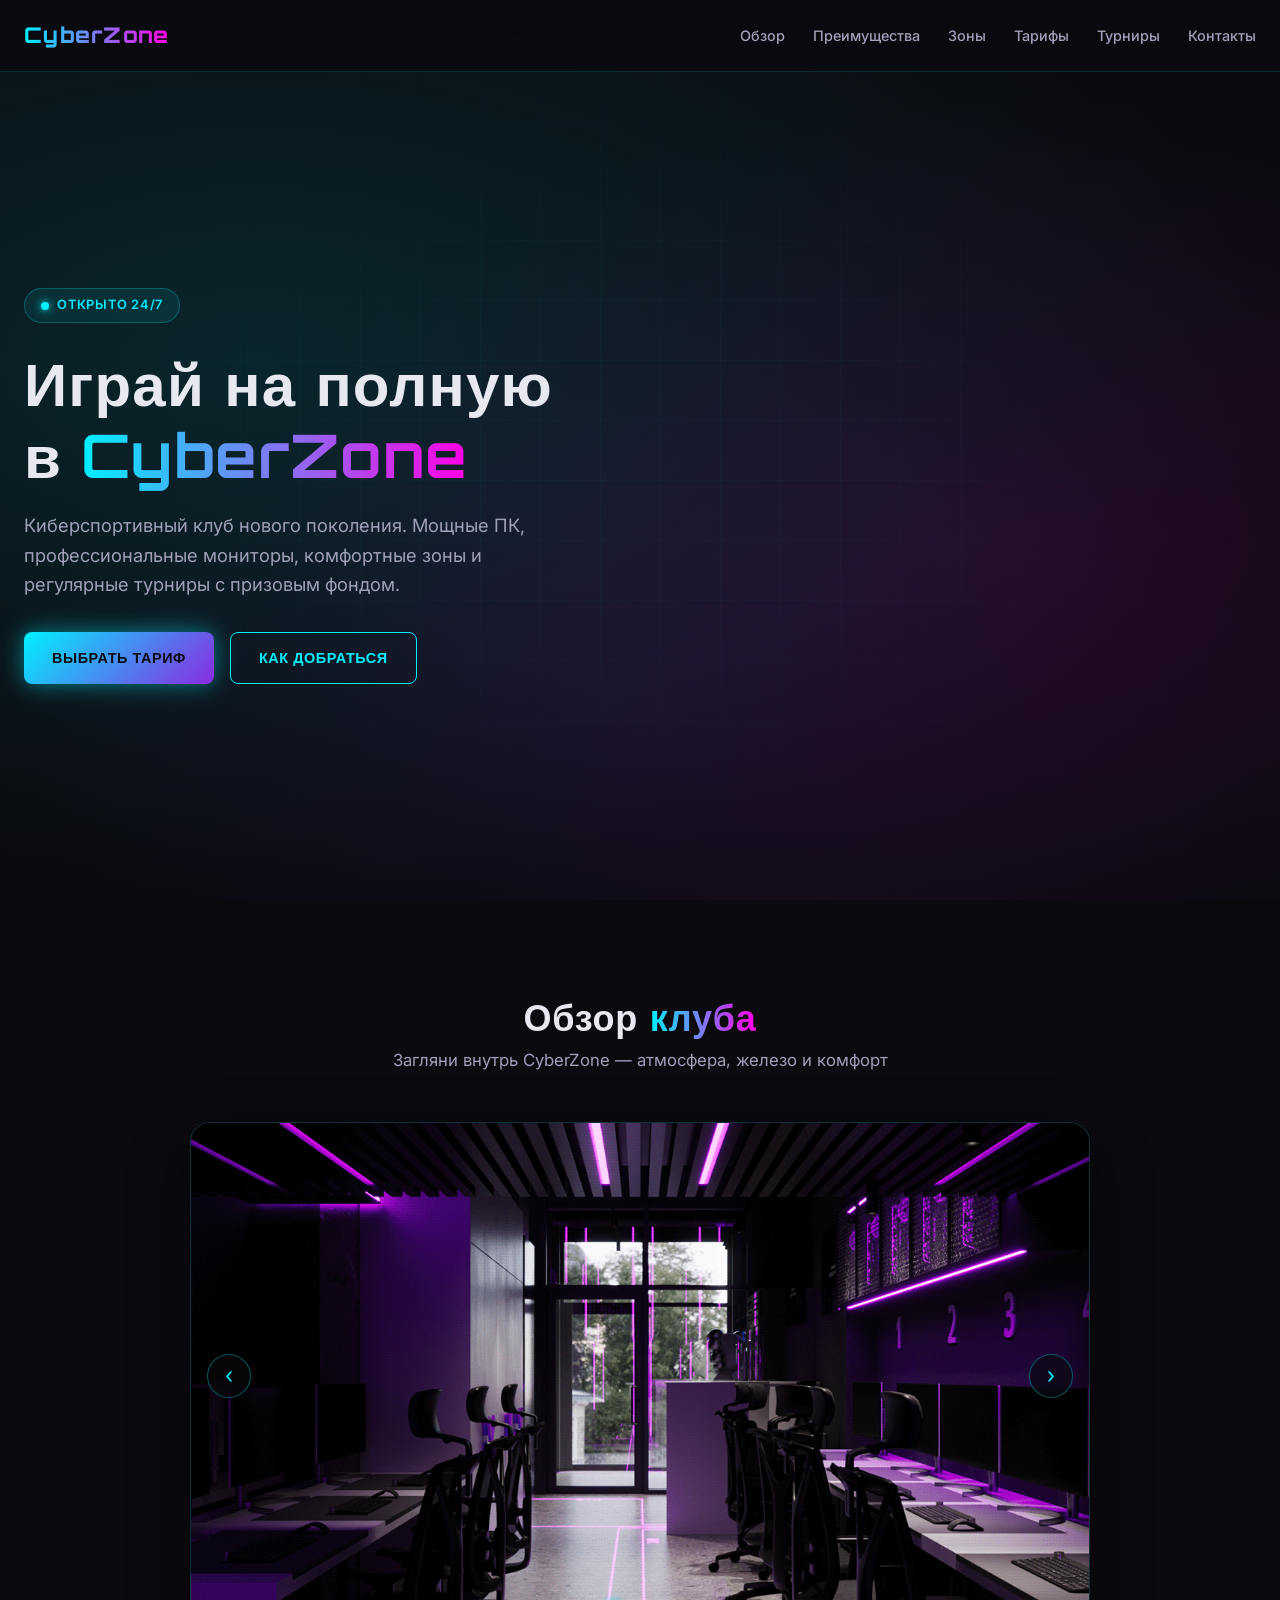
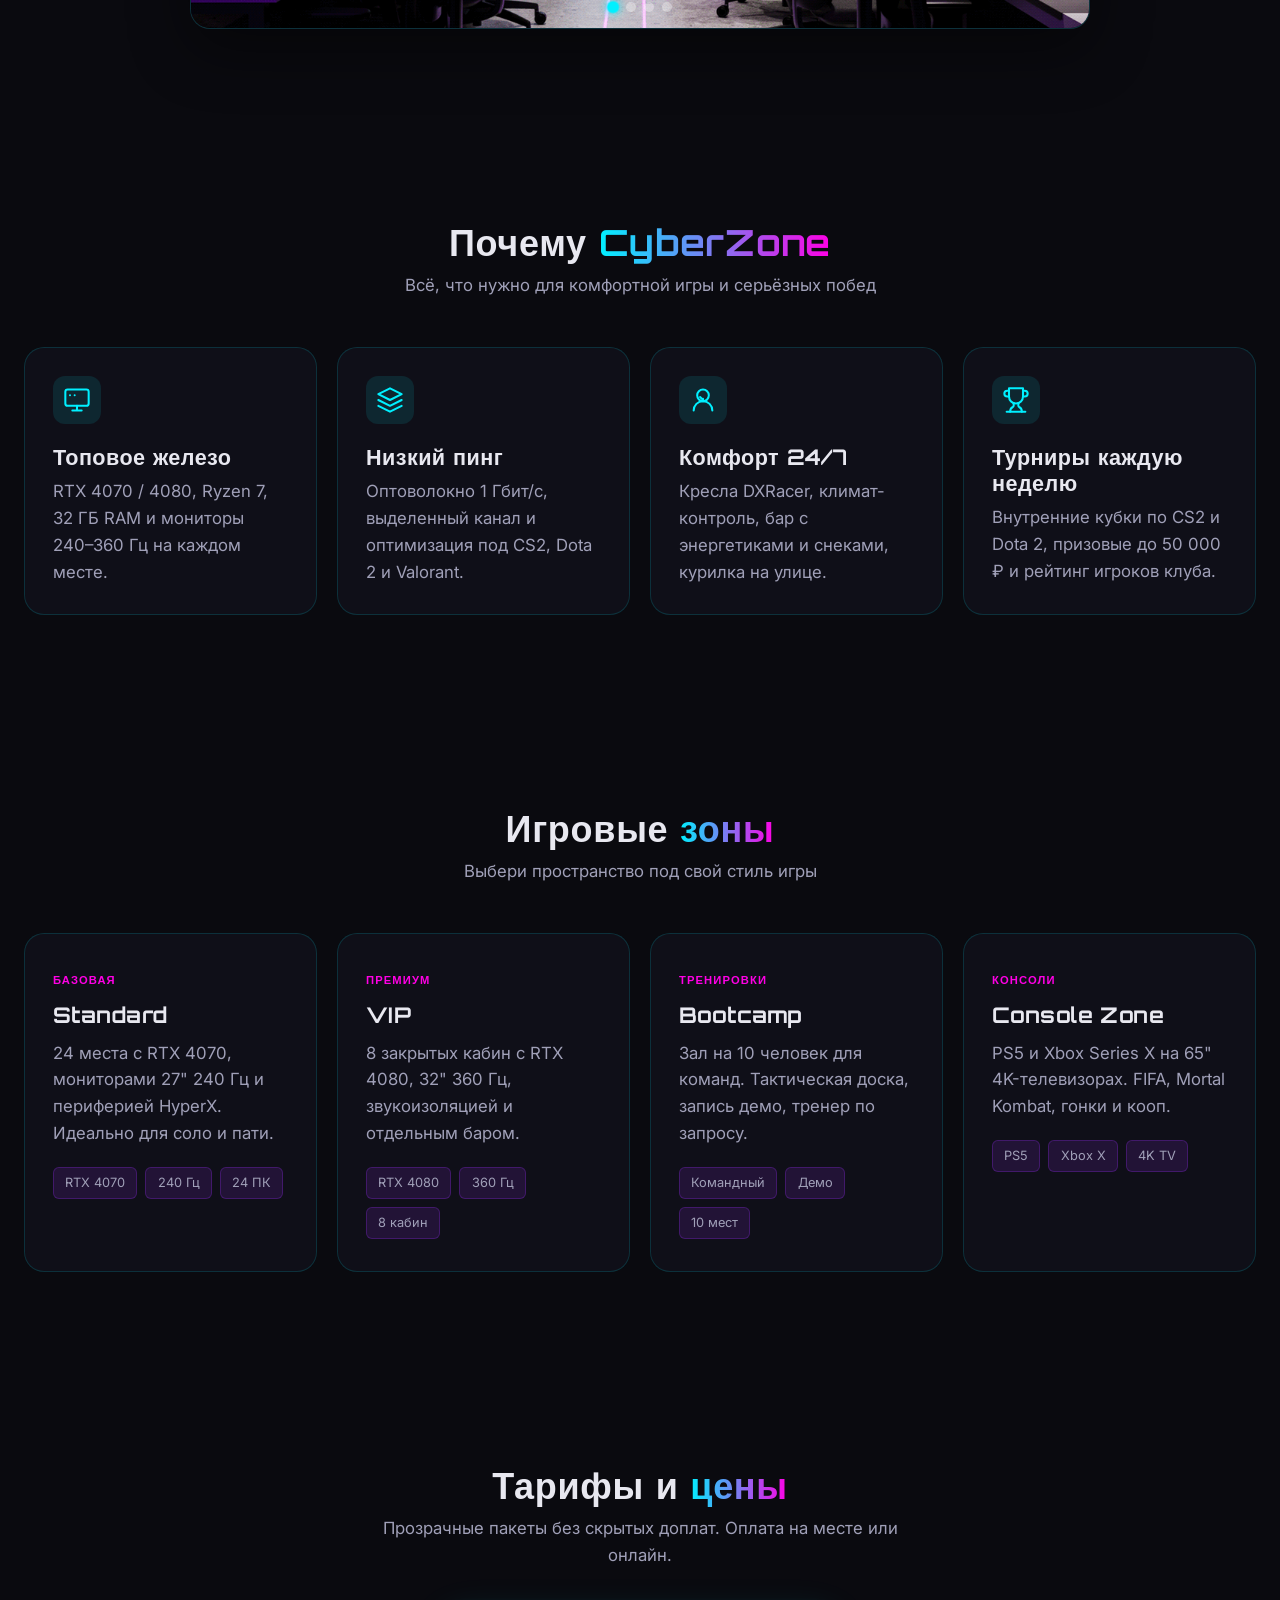
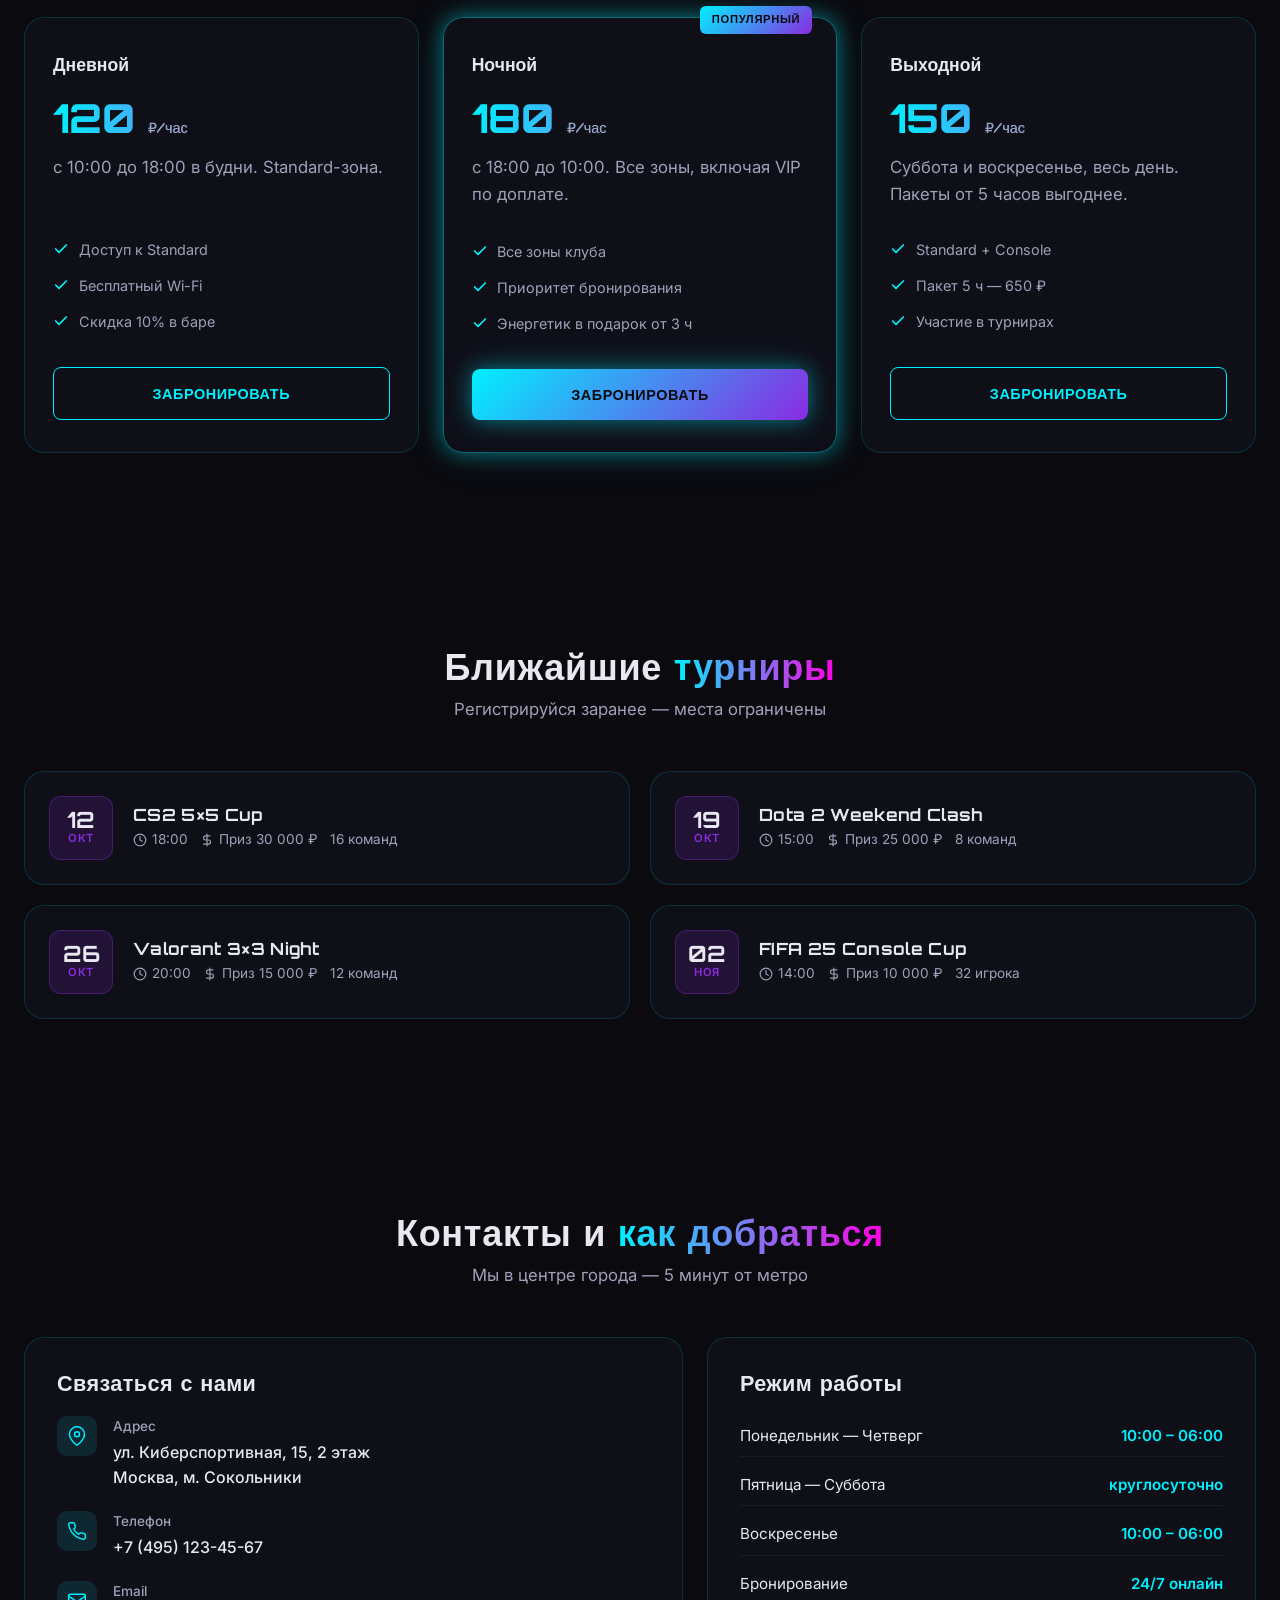
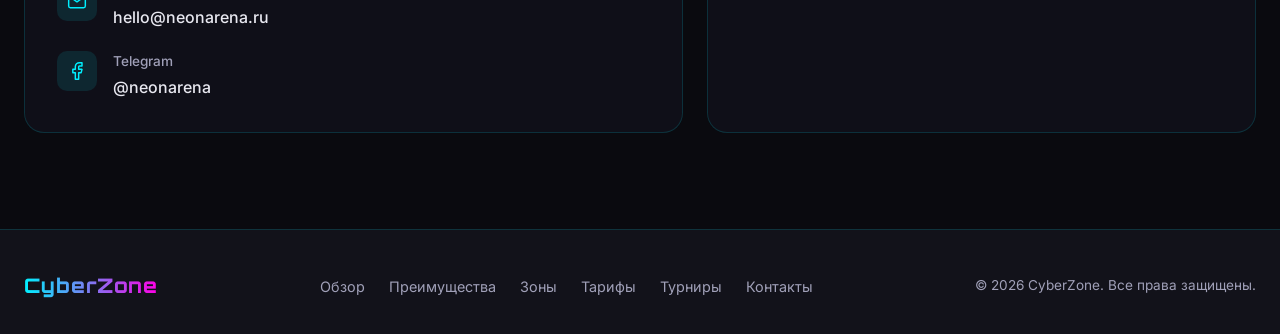
<file: index.html>
<!DOCTYPE html>
<html lang="ru">
<head>
  <meta charset="UTF-8">
  <meta name="viewport" content="width=device-width, initial-scale=1.0">
  <meta name="description" content="CyberZone — киберспортивный компьютерный клуб с мощными ПК, турнирами и зонами отдыха. Играй на максимуме.">
  <title>CyberZone — Компьютерная мечта</title>
  <link rel="preconnect" href="https://fonts.googleapis.com">
  <link rel="preconnect" href="https://fonts.gstatic.com" crossorigin>
  <link href="https://fonts.googleapis.com/css2?family=Inter:wght@400;500;600;700&family=Orbitron:wght@500;600;700;800&display=swap" rel="stylesheet">
  <style>
    /* ===== CSS VARIABLES ===== */
    :root {
      --bg: #0a0a0f;
      --bg-elevated: #12121a;
      --bg-card: rgba(18, 18, 28, 0.75);
      --cyan: #00f0ff;
      --magenta: #ff00e5;
      --purple: #8a2be2;
      --text: #e8e8f0;
      --text-muted: #a0a0b8;
      --border: rgba(0, 240, 255, 0.15);
      --glow-cyan: 0 0 20px rgba(0, 240, 255, 0.4), 0 0 40px rgba(0, 240, 255, 0.15);
      --glow-magenta: 0 0 20px rgba(255, 0, 229, 0.4), 0 0 40px rgba(255, 0, 229, 0.15);
      --glow-purple: 0 0 20px rgba(138, 43, 226, 0.4);
      --radius: 12px;
      --radius-lg: 20px;
      --header-h: 72px;
      --transition: 0.3s cubic-bezier(0.4, 0, 0.2, 1);
      --font-head: 'Orbitron', sans-serif;
      --font-body: 'Inter', system-ui, sans-serif;
    }

    /* ===== RESET & BASE ===== */
    *, *::before, *::after {
      box-sizing: border-box;
      margin: 0;
      padding: 0;
    }

    html {
      scroll-behavior: smooth;
      scroll-padding-top: var(--header-h);
    }

    body {
      font-family: var(--font-body);
      background: var(--bg);
      color: var(--text);
      line-height: 1.6;
      min-height: 100vh;
      overflow-x: hidden;
    }

    img, svg {
      display: block;
      max-width: 100%;
    }

    a {
      color: inherit;
      text-decoration: none;
    }

    ul {
      list-style: none;
    }

    button {
      font: inherit;
      cursor: pointer;
      border: none;
      background: none;
      color: inherit;
    }

    /* Focus visible for accessibility */
    :focus-visible {
      outline: 2px solid var(--cyan);
      outline-offset: 3px;
    }

    /* Reduced motion */
    @media (prefers-reduced-motion: reduce) {
      html { scroll-behavior: auto; }
      *, *::before, *::after {
        animation-duration: 0.01ms !important;
        animation-iteration-count: 1 !important;
        transition-duration: 0.01ms !important;
      }
    }

    /* ===== TYPOGRAPHY ===== */
    h1, h2, h3, h4 {
      font-family: var(--font-head);
      font-weight: 700;
      line-height: 1.2;
      letter-spacing: 0.02em;
    }

    h1 {
      font-size: clamp(2rem, 6vw, 3.75rem);
    }

    h2 {
      font-size: clamp(1.5rem, 4vw, 2.25rem);
    }

    h3 {
      font-size: clamp(1.15rem, 2.5vw, 1.35rem);
    }

    p {
      font-size: clamp(0.95rem, 1.5vw, 1.05rem);
      color: var(--text-muted);
    }

    /* ===== LAYOUT HELPERS ===== */
    .container {
      width: min(100% - 2rem, 1200px);
      margin-inline: auto;
    }

    .section {
      padding-block: clamp(3.5rem, 8vw, 6rem);
    }

    .section-title {
      text-align: center;
      margin-bottom: 0.5rem;
    }

    .section-title span {
      background: linear-gradient(90deg, var(--cyan), var(--magenta));
      -webkit-background-clip: text;
      background-clip: text;
      color: transparent;
    }

    .section-subtitle {
      text-align: center;
      max-width: 36rem;
      margin-inline: auto;
      margin-bottom: clamp(2rem, 5vw, 3rem);
    }

    /* ===== BUTTONS ===== */
    .btn {
      display: inline-flex;
      align-items: center;
      justify-content: center;
      gap: 0.5rem;
      padding: 0.85rem 1.75rem;
      font-family: var(--font-head);
      font-size: 0.9rem;
      font-weight: 600;
      letter-spacing: 0.04em;
      text-transform: uppercase;
      border-radius: 8px;
      transition: var(--transition);
      position: relative;
      overflow: hidden;
    }

    .btn-primary {
      background: linear-gradient(135deg, var(--cyan), var(--purple));
      color: #0a0a0f;
      box-shadow: var(--glow-cyan);
    }

    .btn-primary:hover {
      transform: translateY(-2px);
      box-shadow: 0 0 30px rgba(0, 240, 255, 0.55), 0 0 60px rgba(0, 240, 255, 0.2);
    }

    .btn-outline {
      background: transparent;
      border: 1.5px solid var(--cyan);
      color: var(--cyan);
    }

    .btn-outline:hover {
      background: rgba(0, 240, 255, 0.1);
      box-shadow: var(--glow-cyan);
    }

    /* ===== HEADER ===== */
    .header {
      position: fixed;
      top: 0;
      left: 0;
      right: 0;
      z-index: 1000;
      height: var(--header-h);
      background: rgba(10, 10, 15, 0.85);
      backdrop-filter: blur(16px);
      -webkit-backdrop-filter: blur(16px);
      border-bottom: 1px solid var(--border);
      transition: var(--transition);
    }

    .header-inner {
      display: flex;
      align-items: center;
      justify-content: space-between;
      height: 100%;
    }

    .logo {
      font-family: var(--font-head);
      font-size: 1.35rem;
      font-weight: 800;
      letter-spacing: 0.06em;
      background: linear-gradient(90deg, var(--cyan), var(--magenta));
      -webkit-background-clip: text;
      background-clip: text;
      color: transparent;
    }

    .nav {
      display: none;
    }

    .nav-list {
      display: flex;
      gap: 1.75rem;
    }

    .nav-link {
      font-size: 0.9rem;
      font-weight: 500;
      color: var(--text-muted);
      transition: color var(--transition);
      position: relative;
    }

    .nav-link::after {
      content: '';
      position: absolute;
      bottom: -4px;
      left: 0;
      width: 0;
      height: 2px;
      background: var(--cyan);
      transition: width var(--transition);
    }

    .nav-link:hover,
    .nav-link:focus-visible {
      color: var(--cyan);
    }

    .nav-link:hover::after,
    .nav-link:focus-visible::after {
      width: 100%;
    }

    .nav-link.is-active {
      color: var(--cyan);
    }

    .nav-link.is-active::after {
      width: 100%;
    }

    /* Burger */
    .burger {
      display: flex;
      flex-direction: column;
      justify-content: center;
      gap: 6px;
      width: 44px;
      height: 44px;
      padding: 10px;
      border-radius: 8px;
      transition: var(--transition);
    }

    .burger:hover {
      background: rgba(0, 240, 255, 0.08);
    }

    .burger-line {
      display: block;
      width: 100%;
      height: 2px;
      background: var(--cyan);
      border-radius: 2px;
      transition: var(--transition);
      transform-origin: center;
    }

    .burger[aria-expanded="true"] .burger-line:nth-child(1) {
      transform: translateY(8px) rotate(45deg);
    }

    .burger[aria-expanded="true"] .burger-line:nth-child(2) {
      opacity: 0;
    }

    .burger[aria-expanded="true"] .burger-line:nth-child(3) {
      transform: translateY(-8px) rotate(-45deg);
    }

    /* Mobile menu */
    .mobile-menu {
      position: fixed;
      top: var(--header-h);
      left: 0;
      right: 0;
      background: rgba(10, 10, 15, 0.97);
      backdrop-filter: blur(20px);
      -webkit-backdrop-filter: blur(20px);
      border-bottom: 1px solid var(--border);
      padding: 1.5rem;
      transform: translateY(-110%);
      opacity: 0;
      visibility: hidden;
      transition: var(--transition);
      z-index: 999;
    }

    .mobile-menu.is-open {
      transform: translateY(0);
      opacity: 1;
      visibility: visible;
    }

    .mobile-nav-list {
      display: flex;
      flex-direction: column;
      gap: 0.25rem;
    }

    .mobile-nav-link {
      display: block;
      padding: 0.85rem 1rem;
      font-size: 1.05rem;
      font-weight: 500;
      color: var(--text-muted);
      border-radius: 8px;
      transition: var(--transition);
    }

    .mobile-nav-link:hover,
    .mobile-nav-link:focus-visible {
      color: var(--cyan);
      background: rgba(0, 240, 255, 0.08);
    }

    .mobile-nav-link.is-active {
      color: var(--cyan);
      background: rgba(0, 240, 255, 0.08);
    }

    /* ===== HERO ===== */
    .hero {
      position: relative;
      min-height: 100vh;
      display: flex;
      align-items: center;
      padding-top: var(--header-h);
      overflow: hidden;
    }

    .hero::before {
      content: '';
      position: absolute;
      inset: 0;
      background:
        radial-gradient(ellipse 80% 60% at 20% 40%, rgba(0, 240, 255, 0.12), transparent),
        radial-gradient(ellipse 60% 50% at 80% 60%, rgba(255, 0, 229, 0.1), transparent),
        radial-gradient(ellipse 50% 40% at 50% 80%, rgba(138, 43, 226, 0.08), transparent);
      pointer-events: none;
    }

    .hero-grid {
      position: absolute;
      inset: 0;
      background-image:
        linear-gradient(rgba(0, 240, 255, 0.03) 1px, transparent 1px),
        linear-gradient(90deg, rgba(0, 240, 255, 0.03) 1px, transparent 1px);
      background-size: 60px 60px;
      mask-image: radial-gradient(ellipse at center, black 20%, transparent 70%);
      pointer-events: none;
    }

    .hero-content {
      position: relative;
      z-index: 1;
      max-width: 680px;
      animation: fadeInUp 0.8s ease-out both;
    }

    .hero-badge {
      display: inline-flex;
      align-items: center;
      gap: 0.5rem;
      padding: 0.4rem 1rem;
      font-size: 0.8rem;
      font-weight: 600;
      letter-spacing: 0.06em;
      text-transform: uppercase;
      color: var(--cyan);
      background: rgba(0, 240, 255, 0.08);
      border: 1px solid rgba(0, 240, 255, 0.25);
      border-radius: 100px;
      margin-bottom: 1.5rem;
    }

    .hero-badge-dot {
      width: 8px;
      height: 8px;
      background: var(--cyan);
      border-radius: 50%;
      box-shadow: 0 0 8px var(--cyan);
      animation: pulse 2s ease-in-out infinite;
    }

    .hero h1 {
      margin-bottom: 1.25rem;
    }

    .hero h1 .accent {
      background: linear-gradient(90deg, var(--cyan), var(--magenta));
      -webkit-background-clip: text;
      background-clip: text;
      color: transparent;
    }

    .hero-text {
      font-size: clamp(1rem, 2vw, 1.15rem);
      margin-bottom: 2rem;
      max-width: 32rem;
    }

    .hero-actions {
      display: flex;
      flex-wrap: wrap;
      gap: 1rem;
    }

    /* ===== GALLERY / CLUB OVERVIEW (CAROUSEL) ===== */
    .carousel {
      position: relative;
      max-width: 900px;
      margin-inline: auto;
      border-radius: var(--radius-lg);
      border: 1px solid var(--border);
      background: var(--bg-card);
      overflow: hidden;
      box-shadow: 0 20px 60px rgba(0, 0, 0, 0.45);
    }

    .carousel-track {
      display: flex;
      transition: transform 0.5s cubic-bezier(0.4, 0, 0.2, 1);
      will-change: transform;
    }

    .carousel-slide {
      flex: 0 0 100%;
      min-width: 100%;
      position: relative;
    }

    .carousel-slide img {
      width: 100%;
      aspect-ratio: 16 / 9;
      object-fit: cover;
      display: block;
    }

    .carousel-btn {
      position: absolute;
      top: 50%;
      transform: translateY(-50%);
      z-index: 2;
      width: 44px;
      height: 44px;
      display: flex;
      align-items: center;
      justify-content: center;
      border-radius: 50%;
      background: rgba(10, 10, 15, 0.6);
      border: 1px solid rgba(0, 240, 255, 0.35);
      color: var(--cyan);
      font-size: 1.4rem;
      line-height: 1;
      backdrop-filter: blur(8px);
      -webkit-backdrop-filter: blur(8px);
      transition: var(--transition);
    }

    .carousel-btn:hover {
      background: rgba(0, 240, 255, 0.15);
      box-shadow: var(--glow-cyan);
    }

    .carousel-prev { left: 1rem; }
    .carousel-next { right: 1rem; }

    .carousel-dots {
      position: absolute;
      left: 0;
      right: 0;
      bottom: 1rem;
      z-index: 2;
      display: flex;
      justify-content: center;
      gap: 0.5rem;
    }

    .carousel-dot {
      width: 10px;
      height: 10px;
      border-radius: 50%;
      background: rgba(255, 255, 255, 0.35);
      border: none;
      padding: 0;
      transition: var(--transition);
    }

    .carousel-dot.is-active {
      background: var(--cyan);
      box-shadow: 0 0 8px var(--cyan);
      transform: scale(1.2);
    }

    /* ===== ADVANTAGES ===== */
    .advantages-grid {
      display: grid;
      grid-template-columns: 1fr;
      gap: 1.25rem;
    }

    .advantage-card {
      background: var(--bg-card);
      backdrop-filter: blur(12px);
      -webkit-backdrop-filter: blur(12px);
      border: 1px solid var(--border);
      border-radius: var(--radius-lg);
      padding: 1.75rem;
      transition: var(--transition);
      animation: fadeInUp 0.6s ease-out both;
    }

    .advantage-card:nth-child(1) { animation-delay: 0.05s; }
    .advantage-card:nth-child(2) { animation-delay: 0.1s; }
    .advantage-card:nth-child(3) { animation-delay: 0.15s; }
    .advantage-card:nth-child(4) { animation-delay: 0.2s; }

    .advantage-card:hover {
      border-color: rgba(0, 240, 255, 0.35);
      box-shadow: var(--glow-cyan);
      transform: translateY(-4px);
    }

    .advantage-icon {
      width: 48px;
      height: 48px;
      display: flex;
      align-items: center;
      justify-content: center;
      background: rgba(0, 240, 255, 0.1);
      border-radius: 12px;
      margin-bottom: 1.25rem;
      color: var(--cyan);
    }

    .advantage-card h3 {
      margin-bottom: 0.5rem;
      color: var(--text);
    }

    /* ===== ZONES ===== */
    .zones-grid {
      display: grid;
      grid-template-columns: 1fr;
      gap: 1.25rem;
    }

    .zone-card {
      position: relative;
      background: var(--bg-card);
      backdrop-filter: blur(12px);
      -webkit-backdrop-filter: blur(12px);
      border: 1px solid var(--border);
      border-radius: var(--radius-lg);
      padding: 2rem 1.75rem;
      overflow: hidden;
      transition: var(--transition);
    }

    .zone-card::before {
      content: '';
      position: absolute;
      top: 0;
      left: 0;
      right: 0;
      height: 3px;
      background: linear-gradient(90deg, var(--cyan), var(--magenta));
      opacity: 0;
      transition: opacity var(--transition);
    }

    .zone-card:hover {
      border-color: rgba(255, 0, 229, 0.3);
      box-shadow: var(--glow-magenta);
      transform: translateY(-4px);
    }

    .zone-card:hover::before {
      opacity: 1;
    }

    .zone-label {
      display: inline-block;
      font-family: var(--font-head);
      font-size: 0.7rem;
      font-weight: 600;
      letter-spacing: 0.1em;
      text-transform: uppercase;
      color: var(--magenta);
      margin-bottom: 0.75rem;
    }

    .zone-card h3 {
      margin-bottom: 0.75rem;
    }

    .zone-specs {
      display: flex;
      flex-wrap: wrap;
      gap: 0.5rem;
      margin-top: 1.25rem;
    }

    .zone-spec {
      font-size: 0.8rem;
      padding: 0.3rem 0.7rem;
      background: rgba(138, 43, 226, 0.15);
      border: 1px solid rgba(138, 43, 226, 0.3);
      border-radius: 6px;
      color: var(--text-muted);
    }

    /* ===== TARIFFS ===== */
    .tariffs-grid {
      display: grid;
      grid-template-columns: 1fr;
      gap: 1.5rem;
    }

    .tariff-card {
      background: var(--bg-card);
      backdrop-filter: blur(12px);
      -webkit-backdrop-filter: blur(12px);
      border: 1px solid var(--border);
      border-radius: var(--radius-lg);
      padding: 2rem 1.75rem;
      display: flex;
      flex-direction: column;
      transition: var(--transition);
      position: relative;
    }

    .tariff-card.featured {
      border-color: rgba(0, 240, 255, 0.4);
      box-shadow: var(--glow-cyan);
    }

    .tariff-card.featured::after {
      content: 'Популярный';
      position: absolute;
      top: -12px;
      right: 1.5rem;
      font-family: var(--font-head);
      font-size: 0.7rem;
      font-weight: 600;
      letter-spacing: 0.06em;
      text-transform: uppercase;
      padding: 0.3rem 0.75rem;
      background: linear-gradient(135deg, var(--cyan), var(--purple));
      color: #0a0a0f;
      border-radius: 6px;
    }

    .tariff-card:hover {
      transform: translateY(-4px);
      border-color: rgba(0, 240, 255, 0.35);
    }

    .tariff-name {
      font-family: var(--font-head);
      font-size: 1.1rem;
      font-weight: 600;
      margin-bottom: 0.5rem;
    }

    .tariff-price {
      font-family: var(--font-head);
      font-size: clamp(2rem, 4vw, 2.5rem);
      font-weight: 800;
      background: linear-gradient(90deg, var(--cyan), var(--magenta));
      -webkit-background-clip: text;
      background-clip: text;
      color: transparent;
      margin-bottom: 0.25rem;
    }

    .tariff-price span {
      font-size: 0.9rem;
      font-weight: 500;
      color: var(--text-muted);
      background: none;
      -webkit-background-clip: unset;
      background-clip: unset;
    }

    .tariff-desc {
      margin-bottom: 1.5rem;
      flex-grow: 1;
    }

    .tariff-list {
      margin-bottom: 1.75rem;
    }

    .tariff-list li {
      display: flex;
      align-items: flex-start;
      gap: 0.6rem;
      font-size: 0.9rem;
      color: var(--text-muted);
      padding: 0.4rem 0;
    }

    .tariff-list li svg {
      flex-shrink: 0;
      margin-top: 3px;
      color: var(--cyan);
    }

    /* ===== TOURNAMENTS ===== */
    .tournaments-grid {
      display: grid;
      grid-template-columns: 1fr;
      gap: 1.25rem;
    }

    .tournament-card {
      display: grid;
      grid-template-columns: auto 1fr;
      gap: 1.25rem;
      align-items: center;
      background: var(--bg-card);
      backdrop-filter: blur(12px);
      -webkit-backdrop-filter: blur(12px);
      border: 1px solid var(--border);
      border-radius: var(--radius-lg);
      padding: 1.5rem;
      transition: var(--transition);
    }

    .tournament-card:hover {
      border-color: rgba(138, 43, 226, 0.4);
      box-shadow: var(--glow-purple);
    }

    .tournament-date {
      display: flex;
      flex-direction: column;
      align-items: center;
      justify-content: center;
      width: 64px;
      height: 64px;
      background: rgba(138, 43, 226, 0.15);
      border: 1px solid rgba(138, 43, 226, 0.35);
      border-radius: 12px;
      flex-shrink: 0;
    }

    .tournament-date .day {
      font-family: var(--font-head);
      font-size: 1.4rem;
      font-weight: 700;
      color: var(--text);
      line-height: 1;
    }

    .tournament-date .month {
      font-size: 0.7rem;
      font-weight: 600;
      text-transform: uppercase;
      color: var(--purple);
      letter-spacing: 0.05em;
    }

    .tournament-info h3 {
      margin-bottom: 0.25rem;
      font-size: 1.05rem;
    }

    .tournament-meta {
      font-size: 0.85rem;
      color: var(--text-muted);
      display: flex;
      flex-wrap: wrap;
      gap: 0.75rem;
    }

    .tournament-meta span {
      display: inline-flex;
      align-items: center;
      gap: 0.3rem;
    }

    /* ===== CONTACTS ===== */
    .contacts-grid {
      display: grid;
      grid-template-columns: 1fr;
      gap: 1.5rem;
    }

    .contact-card {
      background: var(--bg-card);
      backdrop-filter: blur(12px);
      -webkit-backdrop-filter: blur(12px);
      border: 1px solid var(--border);
      border-radius: var(--radius-lg);
      padding: 2rem;
    }

    .contact-card h3 {
      margin-bottom: 1.25rem;
    }

    .contact-item {
      display: flex;
      align-items: flex-start;
      gap: 1rem;
      margin-bottom: 1.25rem;
    }

    .contact-item:last-child {
      margin-bottom: 0;
    }

    .contact-icon {
      width: 40px;
      height: 40px;
      display: flex;
      align-items: center;
      justify-content: center;
      background: rgba(0, 240, 255, 0.1);
      border-radius: 10px;
      color: var(--cyan);
      flex-shrink: 0;
    }

    .contact-item strong {
      display: block;
      font-size: 0.85rem;
      color: var(--text-muted);
      font-weight: 500;
      margin-bottom: 0.15rem;
    }

    .contact-item a,
    .contact-item span {
      color: var(--text);
      font-weight: 500;
      transition: color var(--transition);
    }

    .contact-item a:hover {
      color: var(--cyan);
    }

    .hours-list {
      display: grid;
      gap: 0.5rem;
    }

    .hours-row {
      display: flex;
      justify-content: space-between;
      padding: 0.5rem 0;
      border-bottom: 1px solid rgba(255, 255, 255, 0.05);
      font-size: 0.95rem;
    }

    .hours-row:last-child {
      border-bottom: none;
    }

    .hours-row span:last-child {
      color: var(--cyan);
      font-weight: 600;
    }

    /* ===== FOOTER ===== */
    .footer {
      border-top: 1px solid var(--border);
      padding-block: 2.5rem 2rem;
      background: var(--bg-elevated);
    }

    .footer-inner {
      display: flex;
      flex-direction: column;
      align-items: center;
      gap: 1.5rem;
      text-align: center;
    }

    .footer-logo {
      font-family: var(--font-head);
      font-size: 1.25rem;
      font-weight: 800;
      letter-spacing: 0.06em;
      background: linear-gradient(90deg, var(--cyan), var(--magenta));
      -webkit-background-clip: text;
      background-clip: text;
      color: transparent;
    }

    .footer-nav {
      display: flex;
      flex-wrap: wrap;
      justify-content: center;
      gap: 1rem 1.5rem;
    }

    .footer-nav a {
      font-size: 0.9rem;
      color: var(--text-muted);
      transition: color var(--transition);
    }

    .footer-nav a:hover {
      color: var(--cyan);
    }

    .footer-copy {
      font-size: 0.85rem;
      color: var(--text-muted);
    }

    /* ===== ANIMATIONS ===== */
    @keyframes fadeInUp {
      from {
        opacity: 0;
        transform: translateY(24px);
      }
      to {
        opacity: 1;
        transform: translateY(0);
      }
    }

    @keyframes pulse {
      0%, 100% { opacity: 1; transform: scale(1); }
      50% { opacity: 0.5; transform: scale(0.85); }
    }

    /* ===== MEDIA QUERIES ===== */

    /* 480px */
    @media (min-width: 480px) {
      .advantages-grid {
        grid-template-columns: repeat(2, 1fr);
      }

      .zones-grid {
        grid-template-columns: repeat(2, 1fr);
      }
    }

    /* 768px */
    @media (min-width: 768px) {
      .burger {
        display: none;
      }

      .nav {
        display: block;
      }

      .mobile-menu {
        display: none;
      }

      .tariffs-grid {
        grid-template-columns: repeat(3, 1fr);
      }

      .contacts-grid {
        grid-template-columns: 1.2fr 1fr;
      }

      .footer-inner {
        flex-direction: row;
        justify-content: space-between;
        text-align: left;
      }
    }

    /* 1024px */
    @media (min-width: 1024px) {
      .advantages-grid {
        grid-template-columns: repeat(4, 1fr);
      }

      .zones-grid {
        grid-template-columns: repeat(4, 1fr);
      }

      .tournaments-grid {
        grid-template-columns: repeat(2, 1fr);
      }
    }

    /* 1280px */
    @media (min-width: 1280px) {
      .container {
        width: min(100% - 3rem, 1280px);
      }
    }
  </style>
</head>
<body>

  <!-- ===== HEADER ===== -->
  <header class="header" role="banner">
    <div class="container header-inner">
      <a href="#hero" class="logo" aria-label="CyberZone — на главную">CyberZone</a>

      <nav class="nav" aria-label="Основная навигация">
        <ul class="nav-list">
          <li><a href="#gallery" class="nav-link">Обзор</a></li>
          <li><a href="#advantages" class="nav-link">Преимущества</a></li>
          <li><a href="#zones" class="nav-link">Зоны</a></li>
          <li><a href="#tariffs" class="nav-link">Тарифы</a></li>
          <li><a href="#tournaments" class="nav-link">Турниры</a></li>
          <li><a href="#contacts" class="nav-link">Контакты</a></li>
        </ul>
      </nav>

      <button
        class="burger"
        id="burger-btn"
        aria-label="Открыть меню"
        aria-expanded="false"
        aria-controls="mobile-menu"
      >
        <span class="burger-line" aria-hidden="true"></span>
        <span class="burger-line" aria-hidden="true"></span>
        <span class="burger-line" aria-hidden="true"></span>
      </button>
    </div>
  </header>

  <!-- Mobile menu -->
  <div class="mobile-menu" id="mobile-menu" role="navigation" aria-label="Мобильное меню">
    <ul class="mobile-nav-list">
      <li><a href="#gallery" class="mobile-nav-link">Обзор</a></li>
      <li><a href="#advantages" class="mobile-nav-link">Преимущества</a></li>
      <li><a href="#zones" class="mobile-nav-link">Зоны</a></li>
      <li><a href="#tariffs" class="mobile-nav-link">Тарифы</a></li>
      <li><a href="#tournaments" class="mobile-nav-link">Турниры</a></li>
      <li><a href="#contacts" class="mobile-nav-link">Контакты</a></li>
    </ul>
  </div>

  <main id="main">

    <!-- ===== HERO ===== -->
    <section class="hero" id="hero" aria-labelledby="hero-title">
      <div class="hero-grid" aria-hidden="true"></div>
      <div class="container">
        <div class="hero-content">
          <div class="hero-badge">
            <span class="hero-badge-dot" aria-hidden="true"></span>
            Открыто 24/7
          </div>
          <h1 id="hero-title">
            Играй на полную<br>
            в <span class="accent">CyberZone</span>
          </h1>
          <p class="hero-text">
            Киберспортивный клуб нового поколения. Мощные ПК, профессиональные мониторы,
            комфортные зоны и регулярные турниры с призовым фондом.
          </p>
          <div class="hero-actions">
            <a href="#tariffs" class="btn btn-primary">Выбрать тариф</a>
            <a href="#contacts" class="btn btn-outline">Как добраться</a>
          </div>
        </div>
      </div>
    </section>

    <!-- ===== CLUB OVERVIEW / GALLERY ===== -->
    <section class="section" id="gallery" aria-labelledby="gallery-title">
      <div class="container">
        <h2 class="section-title" id="gallery-title">Обзор <span>клуба</span></h2>
        <p class="section-subtitle">Загляни внутрь CyberZone — атмосфера, железо и комфорт</p>

        <div class="carousel" id="club-carousel" tabindex="0" aria-roledescription="carousel" aria-label="Фотографии клуба">
          <div class="carousel-track" id="carousel-track">
            <figure class="carousel-slide">
              <img src="images/клуб.png" alt="Общий вид главного игрового зала CyberZone" loading="lazy">
            </figure>

            <figure class="carousel-slide">
              <img src="images/клуб 2.jpg" alt="Игровые места с мониторами в CyberZone" loading="lazy">
            </figure>

            <figure class="carousel-slide">
              <img src="images/клуб 3.jpg" alt="Зона отдыха и бар в CyberZone" loading="lazy">
            </figure>

            <figure class="carousel-slide">
              <img src="images/пк.jpg" alt="Мощный игровой ПК в CyberZone" loading="lazy">
            </figure>
          </div>

          <button class="carousel-btn carousel-prev" id="carousel-prev" type="button" aria-label="Предыдущее фото">&#8249;</button>
          <button class="carousel-btn carousel-next" id="carousel-next" type="button" aria-label="Следующее фото">&#8250;</button>

          <div class="carousel-dots" id="carousel-dots" role="tablist" aria-label="Выбор фото"></div>
        </div>
      </div>
    </section>

    <!-- ===== ADVANTAGES ===== -->
    <section class="section" id="advantages" aria-labelledby="advantages-title">
      <div class="container">
        <h2 class="section-title" id="advantages-title">Почему <span>CyberZone</span></h2>
        <p class="section-subtitle">Всё, что нужно для комфортной игры и серьёзных побед</p>

        <div class="advantages-grid">
          <article class="advantage-card">
            <div class="advantage-icon" aria-hidden="true">
              <svg width="28" height="28" viewBox="0 0 24 24" fill="none" stroke="currentColor" stroke-width="1.75" stroke-linecap="round" stroke-linejoin="round">
                <rect x="2" y="3" width="20" height="14" rx="2"/>
                <path d="M8 21h8M12 17v4"/>
                <path d="M6 8h.01M10 8h.01"/>
              </svg>
            </div>
            <h3>Топовое железо</h3>
            <p>RTX 4070 / 4080, Ryzen 7, 32 ГБ RAM и мониторы 240–360 Гц на каждом месте.</p>
          </article>

          <article class="advantage-card">
            <div class="advantage-icon" aria-hidden="true">
              <svg width="28" height="28" viewBox="0 0 24 24" fill="none" stroke="currentColor" stroke-width="1.75" stroke-linecap="round" stroke-linejoin="round">
                <path d="M12 2L2 7l10 5 10-5-10-5z"/>
                <path d="M2 17l10 5 10-5M2 12l10 5 10-5"/>
              </svg>
            </div>
            <h3>Низкий пинг</h3>
            <p>Оптоволокно 1 Гбит/с, выделенный канал и оптимизация под CS2, Dota 2 и Valorant.</p>
          </article>

          <article class="advantage-card">
            <div class="advantage-icon" aria-hidden="true">
              <svg width="28" height="28" viewBox="0 0 24 24" fill="none" stroke="currentColor" stroke-width="1.75" stroke-linecap="round" stroke-linejoin="round">
                <circle cx="12" cy="8" r="5"/>
                <path d="M20 21a8 8 0 1 0-16 0"/>
                <path d="M12 11v2M9.5 9.5 11 11"/>
              </svg>
            </div>
            <h3>Комфорт 24/7</h3>
            <p>Кресла DXRacer, климат-контроль, бар с энергетиками и снеками, курилка на улице.</p>
          </article>

          <article class="advantage-card">
            <div class="advantage-icon" aria-hidden="true">
              <svg width="28" height="28" viewBox="0 0 24 24" fill="none" stroke="currentColor" stroke-width="1.75" stroke-linecap="round" stroke-linejoin="round">
                <path d="M6 9H4.5a2.5 2.5 0 0 1 0-5H6"/>
                <path d="M18 9h1.5a2.5 2.5 0 0 0 0-5H18"/>
                <path d="M4 22h16"/>
                <path d="M10 14.66V17c0 .55-.47.98-.97 1.21C7.85 18.75 7 20.24 7 22"/>
                <path d="M14 14.66V17c0 .55.47.98.97 1.21C16.15 18.75 17 20.24 17 22"/>
                <path d="M18 2H6v7a6 6 0 0 0 12 0V2Z"/>
              </svg>
            </div>
            <h3>Турниры каждую неделю</h3>
            <p>Внутренние кубки по CS2 и Dota 2, призовые до 50 000 ₽ и рейтинг игроков клуба.</p>
          </article>
        </div>
      </div>
    </section>

    <!-- ===== ZONES ===== -->
    <section class="section" id="zones" aria-labelledby="zones-title">
      <div class="container">
        <h2 class="section-title" id="zones-title">Игровые <span>зоны</span></h2>
        <p class="section-subtitle">Выбери пространство под свой стиль игры</p>

        <div class="zones-grid">
          <article class="zone-card">
            <span class="zone-label">Базовая</span>
            <h3>Standard</h3>
            <p>24 места с RTX 4070, мониторами 27" 240 Гц и периферией HyperX. Идеально для соло и пати.</p>
            <div class="zone-specs">
              <span class="zone-spec">RTX 4070</span>
              <span class="zone-spec">240 Гц</span>
              <span class="zone-spec">24 ПК</span>
            </div>
          </article>

          <article class="zone-card">
            <span class="zone-label">Премиум</span>
            <h3>VIP</h3>
            <p>8 закрытых кабин с RTX 4080, 32" 360 Гц, звукоизоляцией и отдельным баром.</p>
            <div class="zone-specs">
              <span class="zone-spec">RTX 4080</span>
              <span class="zone-spec">360 Гц</span>
              <span class="zone-spec">8 кабин</span>
            </div>
          </article>

          <article class="zone-card">
            <span class="zone-label">Тренировки</span>
            <h3>Bootcamp</h3>
            <p>Зал на 10 человек для команд. Тактическая доска, запись демо, тренер по запросу.</p>
            <div class="zone-specs">
              <span class="zone-spec">Командный</span>
              <span class="zone-spec">Демо</span>
              <span class="zone-spec">10 мест</span>
            </div>
          </article>

          <article class="zone-card">
            <span class="zone-label">Консоли</span>
            <h3>Console Zone</h3>
            <p>PS5 и Xbox Series X на 65" 4K-телевизорах. FIFA, Mortal Kombat, гонки и кооп.</p>
            <div class="zone-specs">
              <span class="zone-spec">PS5</span>
              <span class="zone-spec">Xbox X</span>
              <span class="zone-spec">4K TV</span>
            </div>
          </article>
        </div>
      </div>
    </section>

    <!-- ===== TARIFFS ===== -->
    <section class="section" id="tariffs" aria-labelledby="tariffs-title">
      <div class="container">
        <h2 class="section-title" id="tariffs-title">Тарифы и <span>цены</span></h2>
        <p class="section-subtitle">Прозрачные пакеты без скрытых доплат. Оплата на месте или онлайн.</p>

        <div class="tariffs-grid">
          <article class="tariff-card">
            <div class="tariff-name">Дневной</div>
            <div class="tariff-price">120 <span>₽/час</span></div>
            <p class="tariff-desc">с 10:00 до 18:00 в будни. Standard-зона.</p>
            <ul class="tariff-list">
              <li>
                <svg width="16" height="16" viewBox="0 0 24 24" fill="none" stroke="currentColor" stroke-width="2.5" stroke-linecap="round" stroke-linejoin="round" aria-hidden="true"><polyline points="20 6 9 17 4 12"/></svg>
                Доступ к Standard
              </li>
              <li>
                <svg width="16" height="16" viewBox="0 0 24 24" fill="none" stroke="currentColor" stroke-width="2.5" stroke-linecap="round" stroke-linejoin="round" aria-hidden="true"><polyline points="20 6 9 17 4 12"/></svg>
                Бесплатный Wi-Fi
              </li>
              <li>
                <svg width="16" height="16" viewBox="0 0 24 24" fill="none" stroke="currentColor" stroke-width="2.5" stroke-linecap="round" stroke-linejoin="round" aria-hidden="true"><polyline points="20 6 9 17 4 12"/></svg>
                Скидка 10% в баре
              </li>
            </ul>
            <a href="#contacts" class="btn btn-outline" style="width:100%">Забронировать</a>
          </article>

          <article class="tariff-card featured">
            <div class="tariff-name">Ночной</div>
            <div class="tariff-price">180 <span>₽/час</span></div>
            <p class="tariff-desc">с 18:00 до 10:00. Все зоны, включая VIP по доплате.</p>
            <ul class="tariff-list">
              <li>
                <svg width="16" height="16" viewBox="0 0 24 24" fill="none" stroke="currentColor" stroke-width="2.5" stroke-linecap="round" stroke-linejoin="round" aria-hidden="true"><polyline points="20 6 9 17 4 12"/></svg>
                Все зоны клуба
              </li>
              <li>
                <svg width="16" height="16" viewBox="0 0 24 24" fill="none" stroke="currentColor" stroke-width="2.5" stroke-linecap="round" stroke-linejoin="round" aria-hidden="true"><polyline points="20 6 9 17 4 12"/></svg>
                Приоритет бронирования
              </li>
              <li>
                <svg width="16" height="16" viewBox="0 0 24 24" fill="none" stroke="currentColor" stroke-width="2.5" stroke-linecap="round" stroke-linejoin="round" aria-hidden="true"><polyline points="20 6 9 17 4 12"/></svg>
                Энергетик в подарок от 3 ч
              </li>
            </ul>
            <a href="#contacts" class="btn btn-primary" style="width:100%">Забронировать</a>
          </article>

          <article class="tariff-card">
            <div class="tariff-name">Выходной</div>
            <div class="tariff-price">150 <span>₽/час</span></div>
            <p class="tariff-desc">Суббота и воскресенье, весь день. Пакеты от 5 часов выгоднее.</p>
            <ul class="tariff-list">
              <li>
                <svg width="16" height="16" viewBox="0 0 24 24" fill="none" stroke="currentColor" stroke-width="2.5" stroke-linecap="round" stroke-linejoin="round" aria-hidden="true"><polyline points="20 6 9 17 4 12"/></svg>
                Standard + Console
              </li>
              <li>
                <svg width="16" height="16" viewBox="0 0 24 24" fill="none" stroke="currentColor" stroke-width="2.5" stroke-linecap="round" stroke-linejoin="round" aria-hidden="true"><polyline points="20 6 9 17 4 12"/></svg>
                Пакет 5 ч — 650 ₽
              </li>
              <li>
                <svg width="16" height="16" viewBox="0 0 24 24" fill="none" stroke="currentColor" stroke-width="2.5" stroke-linecap="round" stroke-linejoin="round" aria-hidden="true"><polyline points="20 6 9 17 4 12"/></svg>
                Участие в турнирах
              </li>
            </ul>
            <a href="#contacts" class="btn btn-outline" style="width:100%">Забронировать</a>
          </article>
        </div>
      </div>
    </section>

    <!-- ===== TOURNAMENTS ===== -->
    <section class="section" id="tournaments" aria-labelledby="tournaments-title">
      <div class="container">
        <h2 class="section-title" id="tournaments-title">Ближайшие <span>турниры</span></h2>
        <p class="section-subtitle">Регистрируйся заранее — места ограничены</p>

        <div class="tournaments-grid">
          <article class="tournament-card">
            <div class="tournament-date" aria-hidden="true">
              <span class="day">12</span>
              <span class="month">окт</span>
            </div>
            <div class="tournament-info">
              <h3>CS2 5×5 Cup</h3>
              <div class="tournament-meta">
                <span>
                  <svg width="14" height="14" viewBox="0 0 24 24" fill="none" stroke="currentColor" stroke-width="2" stroke-linecap="round" stroke-linejoin="round" aria-hidden="true"><circle cx="12" cy="12" r="10"/><polyline points="12 6 12 12 16 14"/></svg>
                  18:00
                </span>
                <span>
                  <svg width="14" height="14" viewBox="0 0 24 24" fill="none" stroke="currentColor" stroke-width="2" stroke-linecap="round" stroke-linejoin="round" aria-hidden="true"><path d="M12 2v20M17 5H9.5a3.5 3.5 0 0 0 0 7h5a3.5 3.5 0 0 1 0 7H6"/></svg>
                  Приз 30 000 ₽
                </span>
                <span>16 команд</span>
              </div>
            </div>
          </article>

          <article class="tournament-card">
            <div class="tournament-date" aria-hidden="true">
              <span class="day">19</span>
              <span class="month">окт</span>
            </div>
            <div class="tournament-info">
              <h3>Dota 2 Weekend Clash</h3>
              <div class="tournament-meta">
                <span>
                  <svg width="14" height="14" viewBox="0 0 24 24" fill="none" stroke="currentColor" stroke-width="2" stroke-linecap="round" stroke-linejoin="round" aria-hidden="true"><circle cx="12" cy="12" r="10"/><polyline points="12 6 12 12 16 14"/></svg>
                  15:00
                </span>
                <span>
                  <svg width="14" height="14" viewBox="0 0 24 24" fill="none" stroke="currentColor" stroke-width="2" stroke-linecap="round" stroke-linejoin="round" aria-hidden="true"><path d="M12 2v20M17 5H9.5a3.5 3.5 0 0 0 0 7h5a3.5 3.5 0 0 1 0 7H6"/></svg>
                  Приз 25 000 ₽
                </span>
                <span>8 команд</span>
              </div>
            </div>
          </article>

          <article class="tournament-card">
            <div class="tournament-date" aria-hidden="true">
              <span class="day">26</span>
              <span class="month">окт</span>
            </div>
            <div class="tournament-info">
              <h3>Valorant 3×3 Night</h3>
              <div class="tournament-meta">
                <span>
                  <svg width="14" height="14" viewBox="0 0 24 24" fill="none" stroke="currentColor" stroke-width="2" stroke-linecap="round" stroke-linejoin="round" aria-hidden="true"><circle cx="12" cy="12" r="10"/><polyline points="12 6 12 12 16 14"/></svg>
                  20:00
                </span>
                <span>
                  <svg width="14" height="14" viewBox="0 0 24 24" fill="none" stroke="currentColor" stroke-width="2" stroke-linecap="round" stroke-linejoin="round" aria-hidden="true"><path d="M12 2v20M17 5H9.5a3.5 3.5 0 0 0 0 7h5a3.5 3.5 0 0 1 0 7H6"/></svg>
                  Приз 15 000 ₽
                </span>
                <span>12 команд</span>
              </div>
            </div>
          </article>

          <article class="tournament-card">
            <div class="tournament-date" aria-hidden="true">
              <span class="day">02</span>
              <span class="month">ноя</span>
            </div>
            <div class="tournament-info">
              <h3>FIFA 25 Console Cup</h3>
              <div class="tournament-meta">
                <span>
                  <svg width="14" height="14" viewBox="0 0 24 24" fill="none" stroke="currentColor" stroke-width="2" stroke-linecap="round" stroke-linejoin="round" aria-hidden="true"><circle cx="12" cy="12" r="10"/><polyline points="12 6 12 12 16 14"/></svg>
                  14:00
                </span>
                <span>
                  <svg width="14" height="14" viewBox="0 0 24 24" fill="none" stroke="currentColor" stroke-width="2" stroke-linecap="round" stroke-linejoin="round" aria-hidden="true"><path d="M12 2v20M17 5H9.5a3.5 3.5 0 0 0 0 7h5a3.5 3.5 0 0 1 0 7H6"/></svg>
                  Приз 10 000 ₽
                </span>
                <span>32 игрока</span>
              </div>
            </div>
          </article>
        </div>
      </div>
    </section>

    <!-- ===== CONTACTS ===== -->
    <section class="section" id="contacts" aria-labelledby="contacts-title">
      <div class="container">
        <h2 class="section-title" id="contacts-title">Контакты и <span>как добраться</span></h2>
        <p class="section-subtitle">Мы в центре города — 5 минут от метро</p>

        <div class="contacts-grid">
          <div class="contact-card">
            <h3>Связаться с нами</h3>

            <div class="contact-item">
              <div class="contact-icon" aria-hidden="true">
                <svg width="20" height="20" viewBox="0 0 24 24" fill="none" stroke="currentColor" stroke-width="1.75" stroke-linecap="round" stroke-linejoin="round">
                  <path d="M21 10c0 7-9 13-9 13s-9-6-9-13a9 9 0 0 1 18 0z"/>
                  <circle cx="12" cy="10" r="3"/>
                </svg>
              </div>
              <div>
                <strong>Адрес</strong>
                <span>ул. Киберспортивная, 15, 2 этаж<br>Москва, м. Сокольники</span>
              </div>
            </div>

            <div class="contact-item">
              <div class="contact-icon" aria-hidden="true">
                <svg width="20" height="20" viewBox="0 0 24 24" fill="none" stroke="currentColor" stroke-width="1.75" stroke-linecap="round" stroke-linejoin="round">
                  <path d="M22 16.92v3a2 2 0 0 1-2.18 2 19.79 19.79 0 0 1-8.63-3.07 19.5 19.5 0 0 1-6-6 19.79 19.79 0 0 1-3.07-8.67A2 2 0 0 1 4.11 2h3a2 2 0 0 1 2 1.72 12.84 12.84 0 0 0 .7 2.81 2 2 0 0 1-.45 2.11L8.09 9.91a16 16 0 0 0 6 6l1.27-1.27a2 2 0 0 1 2.11-.45 12.84 12.84 0 0 0 2.81.7A2 2 0 0 1 22 16.92z"/>
                </svg>
              </div>
              <div>
                <strong>Телефон</strong>
                <a href="tel:+74951234567">+7 (495) 123-45-67</a>
              </div>
            </div>

            <div class="contact-item">
              <div class="contact-icon" aria-hidden="true">
                <svg width="20" height="20" viewBox="0 0 24 24" fill="none" stroke="currentColor" stroke-width="1.75" stroke-linecap="round" stroke-linejoin="round">
                  <path d="M4 4h16c1.1 0 2 .9 2 2v12c0 1.1-.9 2-2 2H4c-1.1 0-2-.9-2-2V6c0-1.1.9-2 2-2z"/>
                  <polyline points="22,6 12,13 2,6"/>
                </svg>
              </div>
              <div>
                <strong>Email</strong>
                <a href="mailto:hello@neonarena.ru">hello@neonarena.ru</a>
              </div>
            </div>

            <div class="contact-item">
              <div class="contact-icon" aria-hidden="true">
                <svg width="20" height="20" viewBox="0 0 24 24" fill="none" stroke="currentColor" stroke-width="1.75" stroke-linecap="round" stroke-linejoin="round">
                  <path d="M18 2h-3a5 5 0 0 0-5 5v3H7v4h3v8h4v-8h3l1-4h-4V7a1 1 0 0 1 1-1h3z"/>
                </svg>
              </div>
              <div>
                <strong>Telegram</strong>
                <a href="https://t.me/neonarena" target="_blank" rel="noopener noreferrer">@neonarena</a>
              </div>
            </div>
          </div>

          <div class="contact-card">
            <h3>Режим работы</h3>
            <div class="hours-list">
              <div class="hours-row">
                <span>Понедельник — Четверг</span>
                <span>10:00 – 06:00</span>
              </div>
              <div class="hours-row">
                <span>Пятница — Суббота</span>
                <span>круглосуточно</span>
              </div>
              <div class="hours-row">
                <span>Воскресенье</span>
                <span>10:00 – 06:00</span>
              </div>
              <div class="hours-row">
                <span>Бронирование</span>
                <span>24/7 онлайн</span>
              </div>
            </div>
          </div>
        </div>
      </div>
    </section>

  </main>

  <!-- ===== FOOTER ===== -->
  <footer class="footer" role="contentinfo">
    <div class="container footer-inner">
      <div class="footer-logo">CyberZone</div>
      <nav class="footer-nav" aria-label="Навигация в подвале">
        <a href="#gallery">Обзор</a>
        <a href="#advantages">Преимущества</a>
        <a href="#zones">Зоны</a>
        <a href="#tariffs">Тарифы</a>
        <a href="#tournaments">Турниры</a>
        <a href="#contacts">Контакты</a>
      </nav>
      <p class="footer-copy">© 2026 CyberZone. Все права защищены.</p>
    </div>
  </footer>

  <!-- ===== MINIMAL JS ===== -->
  <script>
    (function () {
      var burger = document.getElementById('burger-btn');
      var menu = document.getElementById('mobile-menu');
      if (!burger || !menu) return;

      burger.addEventListener('click', function () {
        var isOpen = burger.getAttribute('aria-expanded') === 'true';
        burger.setAttribute('aria-expanded', String(!isOpen));
        burger.setAttribute('aria-label', isOpen ? 'Открыть меню' : 'Закрыть меню');
        menu.classList.toggle('is-open', !isOpen);
      });

      // Close on link click
      menu.querySelectorAll('a').forEach(function (link) {
        link.addEventListener('click', function () {
          burger.setAttribute('aria-expanded', 'false');
          burger.setAttribute('aria-label', 'Открыть меню');
          menu.classList.remove('is-open');
        });
      });

      // Close on Escape
      document.addEventListener('keydown', function (e) {
        if (e.key === 'Escape' && burger.getAttribute('aria-expanded') === 'true') {
          burger.setAttribute('aria-expanded', 'false');
          burger.setAttribute('aria-label', 'Открыть меню');
          menu.classList.remove('is-open');
          burger.focus();
        }
      });

      // ===== Active nav highlighting on scroll =====
      var sections = Array.prototype.slice.call(document.querySelectorAll('section[id]'));
      var links = Array.prototype.slice.call(
        document.querySelectorAll('.nav-list a[href^="#"], .mobile-nav-list a[href^="#"]')
      );

      var linksBySection = {};
      links.forEach(function (link) {
        var id = link.getAttribute('href').slice(1);
        if (!linksBySection[id]) linksBySection[id] = [];
        linksBySection[id].push(link);
      });

      function setActive(id) {
        links.forEach(function (link) {
          link.classList.remove('is-active');
          link.removeAttribute('aria-current');
        });
        (linksBySection[id] || []).forEach(function (link) {
          link.classList.add('is-active');
          link.setAttribute('aria-current', 'true');
        });
      }

      if ('IntersectionObserver' in window) {
        var observer = new IntersectionObserver(function (entries) {
          entries.forEach(function (entry) {
            if (entry.isIntersecting) setActive(entry.target.id);
          });
        }, { rootMargin: '-45% 0px -50% 0px', threshold: 0 });

        sections.forEach(function (section) { observer.observe(section); });
      } else {
        // Fallback: last section whose top passed the header offset
        var headerOffset = 96; // header height + margin
        var ticking = false;
        var onScroll = function () {
          if (ticking) return;
          ticking = true;
          window.requestAnimationFrame(function () {
            var active = null;
            sections.forEach(function (section) {
              if (section.getBoundingClientRect().top <= headerOffset) active = section.id;
            });
            setActive(active);
            ticking = false;
          });
        };
        document.addEventListener('scroll', onScroll, { passive: true });
        onScroll();
      }
    })();
  </script>

  <!-- ===== CAROUSEL JS ===== -->
  <script>
    (function () {
      var carousel = document.getElementById('club-carousel');
      if (!carousel) return;

      var track = document.getElementById('carousel-track');
      var prevBtn = document.getElementById('carousel-prev');
      var nextBtn = document.getElementById('carousel-next');
      var dotsWrap = document.getElementById('carousel-dots');
      var slides = Array.prototype.slice.call(track.children);
      var index = 0;
      var timer = null;
      var startX = 0;

      // Build dots
      slides.forEach(function (_, i) {
        var dot = document.createElement('button');
        dot.className = 'carousel-dot';
        dot.setAttribute('type', 'button');
        dot.setAttribute('aria-label', 'Фото ' + (i + 1));
        dot.addEventListener('click', function () { goTo(i); restart(); });
        dotsWrap.appendChild(dot);
      });
      var dots = Array.prototype.slice.call(dotsWrap.children);

      function goTo(i) {
        index = (i + slides.length) % slides.length;
        track.style.transform = 'translateX(-' + index * 100 + '%)';
        dots.forEach(function (d, di) {
          d.classList.toggle('is-active', di === index);
        });
      }

      function next() { goTo(index + 1); }
      function prev() { goTo(index - 1); }

      function restart() {
        if (timer) clearInterval(timer);
        timer = setInterval(next, 4000);
      }

      prevBtn.addEventListener('click', function () { prev(); restart(); });
      nextBtn.addEventListener('click', function () { next(); restart(); });

      // Keyboard arrows
      carousel.addEventListener('keydown', function (e) {
        if (e.key === 'ArrowLeft') { prev(); restart(); }
        if (e.key === 'ArrowRight') { next(); restart(); }
      });

      // Touch swipe
      carousel.addEventListener('touchstart', function (e) {
        startX = e.touches[0].clientX;
      }, { passive: true });

      carousel.addEventListener('touchend', function (e) {
        var dx = e.changedTouches[0].clientX - startX;
        if (Math.abs(dx) > 40) {
          if (dx < 0) next(); else prev();
          restart();
        }
      }, { passive: true });

      // Pause autoplay on hover / focus
      carousel.addEventListener('mouseenter', function () { if (timer) clearInterval(timer); });
      carousel.addEventListener('mouseleave', restart);
      carousel.addEventListener('focusin', function () { if (timer) clearInterval(timer); });
      carousel.addEventListener('focusout', restart);

      goTo(0);
      restart();
    })();
  </script>
</body>
</html>
</file>
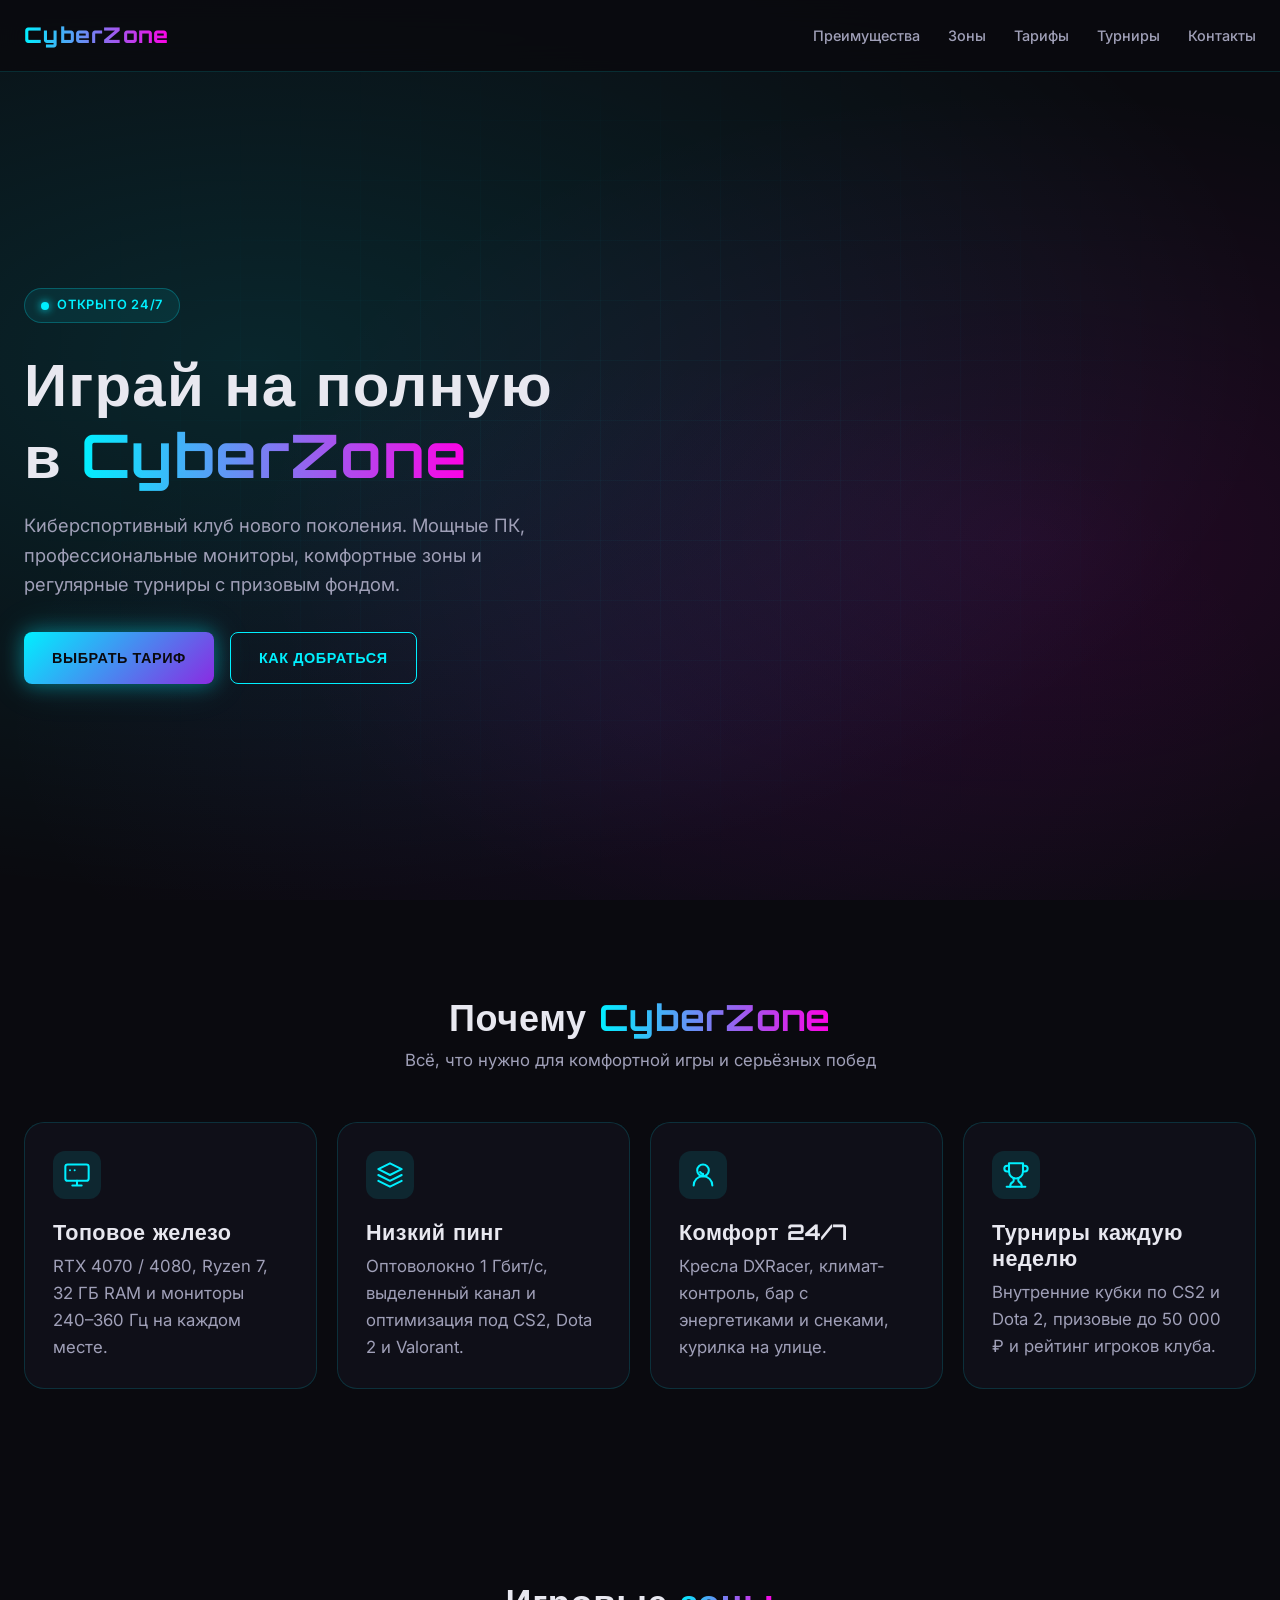
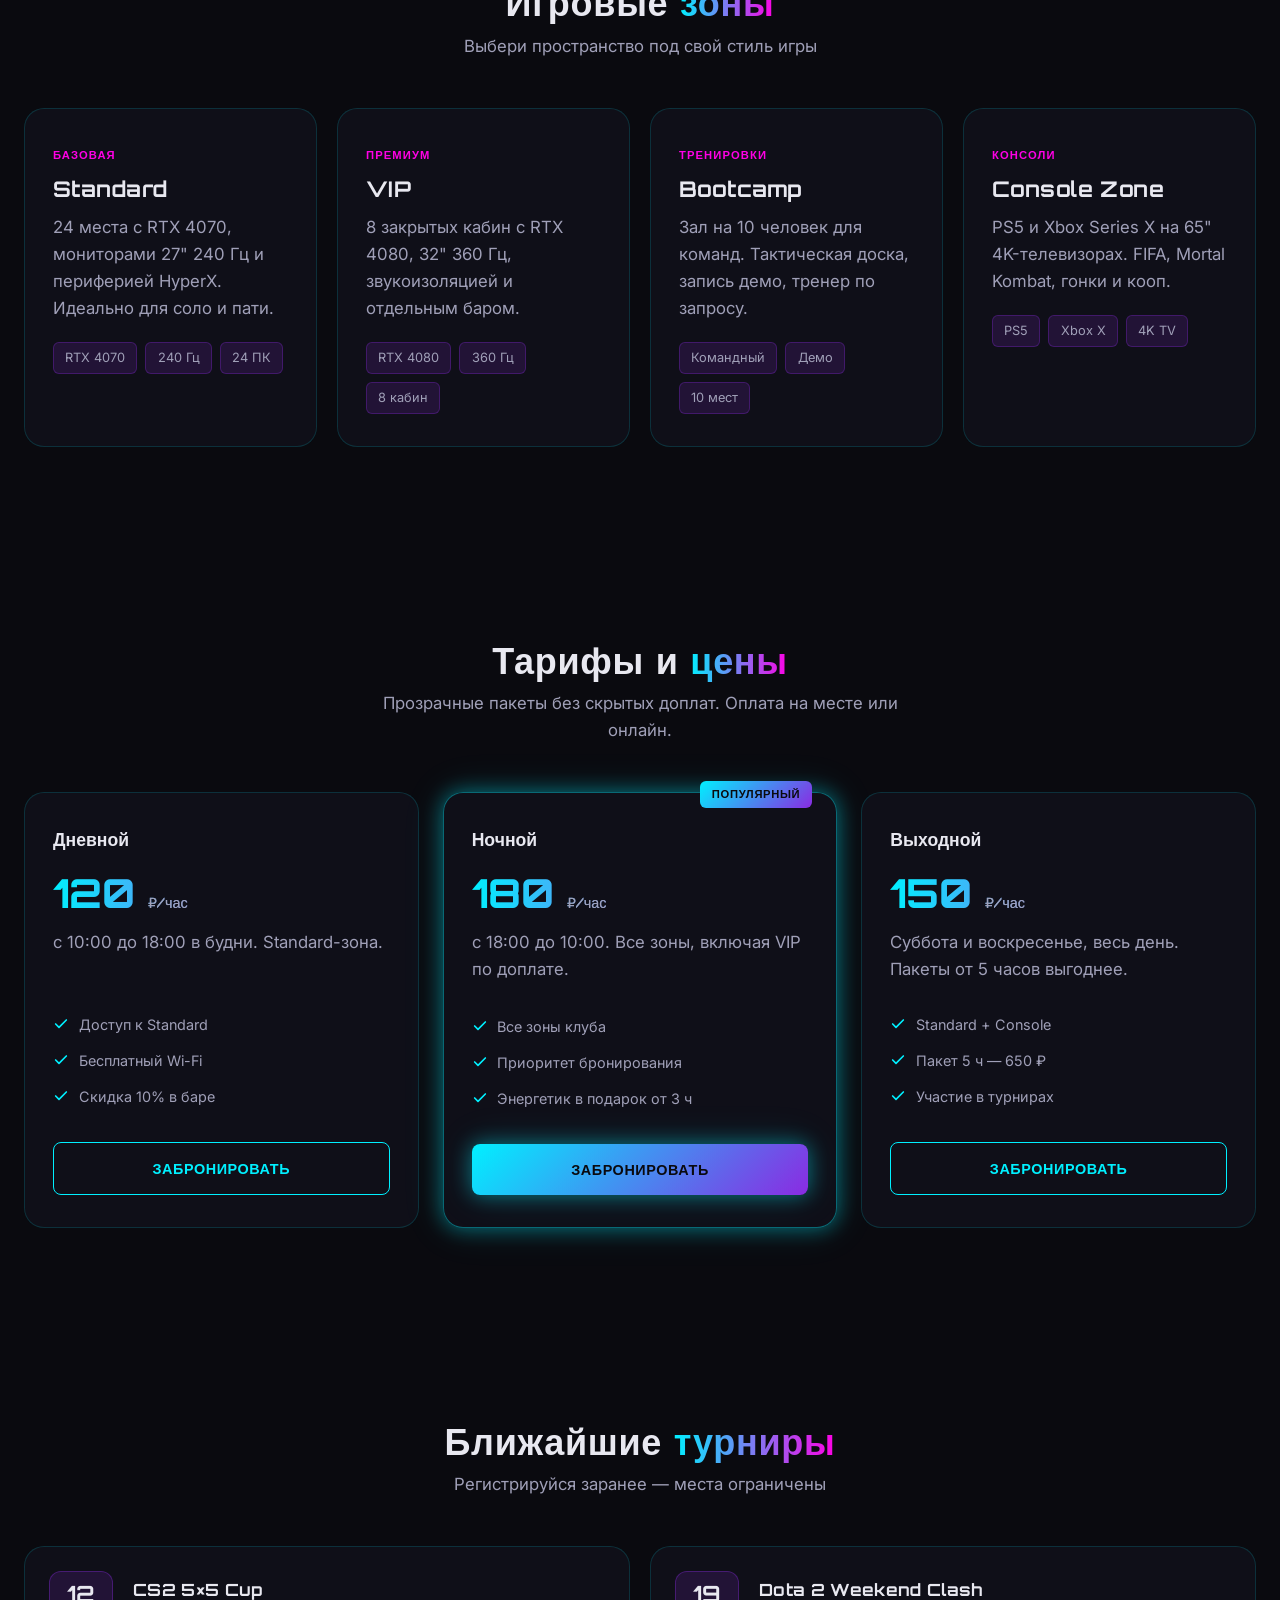
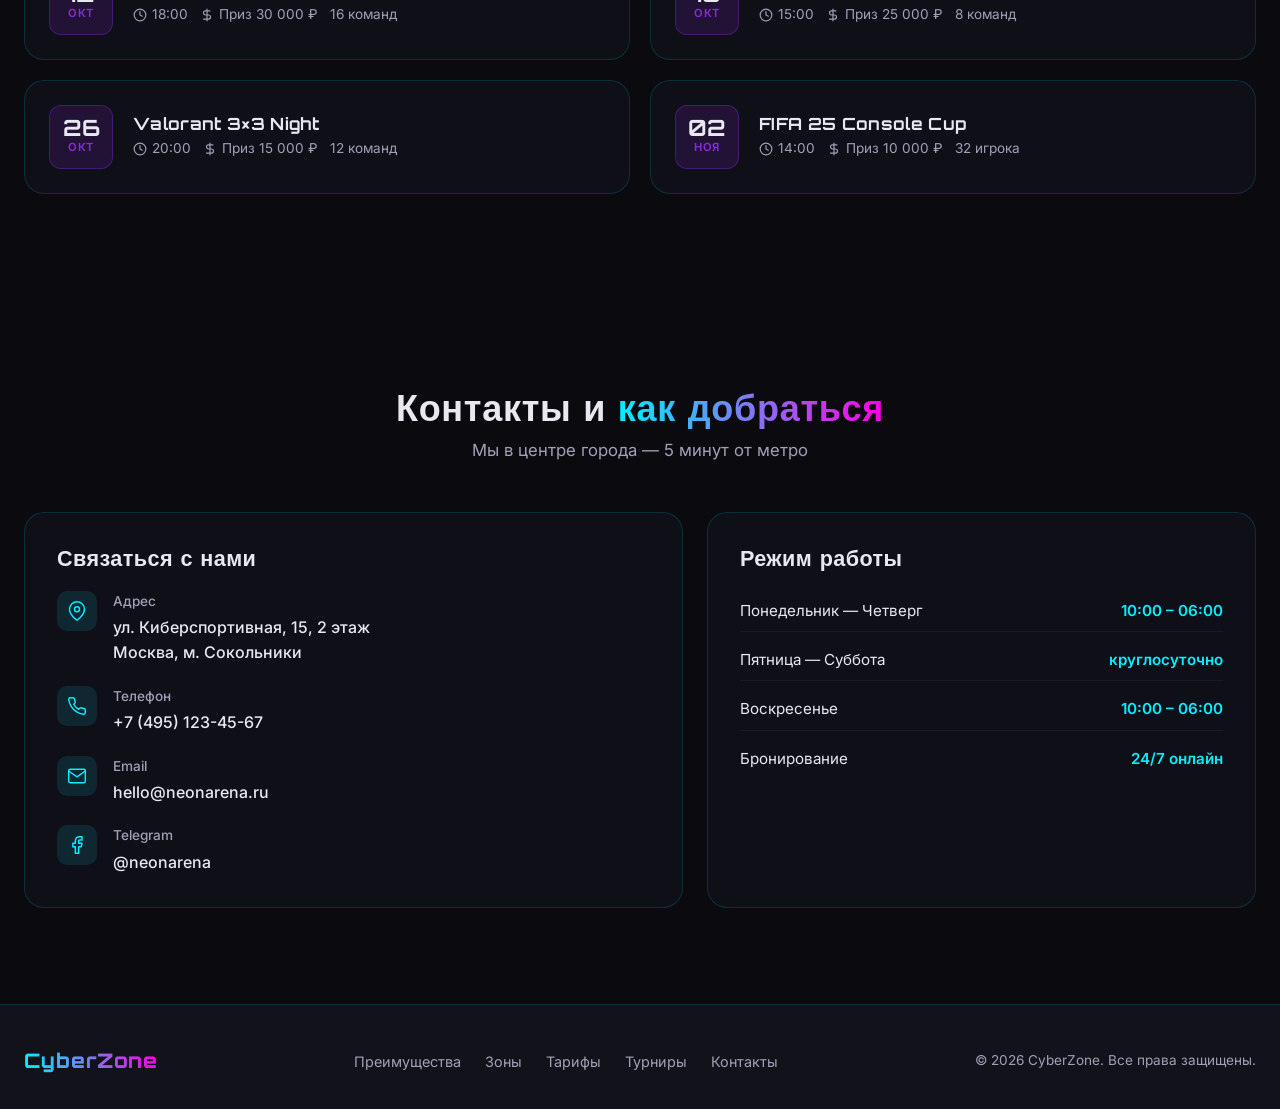
<file: do.html>
<!DOCTYPE html>
<html lang="ru">
<head>
  <meta charset="UTF-8">
  <meta name="viewport" content="width=device-width, initial-scale=1.0">
  <meta name="description" content="CyberZone — киберспортивный компьютерный клуб с мощными ПК, турнирами и зонами отдыха. Играй на максимуме.">
  <title>CyberZone — Компьютерный клуб</title>
  <link rel="preconnect" href="https://fonts.googleapis.com">
  <link rel="preconnect" href="https://fonts.gstatic.com" crossorigin>
  <link href="https://fonts.googleapis.com/css2?family=Inter:wght@400;500;600;700&family=Orbitron:wght@500;600;700;800&display=swap" rel="stylesheet">
  <style>
    /* ===== CSS VARIABLES ===== */
    :root {
      --bg: #0a0a0f;
      --bg-elevated: #12121a;
      --bg-card: rgba(18, 18, 28, 0.75);
      --cyan: #00f0ff;
      --magenta: #ff00e5;
      --purple: #8a2be2;
      --text: #e8e8f0;
      --text-muted: #a0a0b8;
      --border: rgba(0, 240, 255, 0.15);
      --glow-cyan: 0 0 20px rgba(0, 240, 255, 0.4), 0 0 40px rgba(0, 240, 255, 0.15);
      --glow-magenta: 0 0 20px rgba(255, 0, 229, 0.4), 0 0 40px rgba(255, 0, 229, 0.15);
      --glow-purple: 0 0 20px rgba(138, 43, 226, 0.4);
      --radius: 12px;
      --radius-lg: 20px;
      --header-h: 72px;
      --transition: 0.3s cubic-bezier(0.4, 0, 0.2, 1);
      --font-head: 'Orbitron', sans-serif;
      --font-body: 'Inter', system-ui, sans-serif;
    }

    /* ===== RESET & BASE ===== */
    *, *::before, *::after {
      box-sizing: border-box;
      margin: 0;
      padding: 0;
    }

    html {
      scroll-behavior: smooth;
      scroll-padding-top: var(--header-h);
    }

    body {
      font-family: var(--font-body);
      background: var(--bg);
      color: var(--text);
      line-height: 1.6;
      min-height: 100vh;
      overflow-x: hidden;
    }

    img, svg {
      display: block;
      max-width: 100%;
    }

    a {
      color: inherit;
      text-decoration: none;
    }

    ul {
      list-style: none;
    }

    button {
      font: inherit;
      cursor: pointer;
      border: none;
      background: none;
      color: inherit;
    }

    /* Focus visible for accessibility */
    :focus-visible {
      outline: 2px solid var(--cyan);
      outline-offset: 3px;
    }

    /* Reduced motion */
    @media (prefers-reduced-motion: reduce) {
      html { scroll-behavior: auto; }
      *, *::before, *::after {
        animation-duration: 0.01ms !important;
        animation-iteration-count: 1 !important;
        transition-duration: 0.01ms !important;
      }
    }

    /* ===== TYPOGRAPHY ===== */
    h1, h2, h3, h4 {
      font-family: var(--font-head);
      font-weight: 700;
      line-height: 1.2;
      letter-spacing: 0.02em;
    }

    h1 {
      font-size: clamp(2rem, 6vw, 3.75rem);
    }

    h2 {
      font-size: clamp(1.5rem, 4vw, 2.25rem);
    }

    h3 {
      font-size: clamp(1.15rem, 2.5vw, 1.35rem);
    }

    p {
      font-size: clamp(0.95rem, 1.5vw, 1.05rem);
      color: var(--text-muted);
    }

    /* ===== LAYOUT HELPERS ===== */
    .container {
      width: min(100% - 2rem, 1200px);
      margin-inline: auto;
    }

    .section {
      padding-block: clamp(3.5rem, 8vw, 6rem);
    }

    .section-title {
      text-align: center;
      margin-bottom: 0.5rem;
    }

    .section-title span {
      background: linear-gradient(90deg, var(--cyan), var(--magenta));
      -webkit-background-clip: text;
      background-clip: text;
      color: transparent;
    }

    .section-subtitle {
      text-align: center;
      max-width: 36rem;
      margin-inline: auto;
      margin-bottom: clamp(2rem, 5vw, 3rem);
    }

    /* ===== BUTTONS ===== */
    .btn {
      display: inline-flex;
      align-items: center;
      justify-content: center;
      gap: 0.5rem;
      padding: 0.85rem 1.75rem;
      font-family: var(--font-head);
      font-size: 0.9rem;
      font-weight: 600;
      letter-spacing: 0.04em;
      text-transform: uppercase;
      border-radius: 8px;
      transition: var(--transition);
      position: relative;
      overflow: hidden;
    }

    .btn-primary {
      background: linear-gradient(135deg, var(--cyan), var(--purple));
      color: #0a0a0f;
      box-shadow: var(--glow-cyan);
    }

    .btn-primary:hover {
      transform: translateY(-2px);
      box-shadow: 0 0 30px rgba(0, 240, 255, 0.55), 0 0 60px rgba(0, 240, 255, 0.2);
    }

    .btn-outline {
      background: transparent;
      border: 1.5px solid var(--cyan);
      color: var(--cyan);
    }

    .btn-outline:hover {
      background: rgba(0, 240, 255, 0.1);
      box-shadow: var(--glow-cyan);
    }

    /* ===== HEADER ===== */
    .header {
      position: fixed;
      top: 0;
      left: 0;
      right: 0;
      z-index: 1000;
      height: var(--header-h);
      background: rgba(10, 10, 15, 0.85);
      backdrop-filter: blur(16px);
      -webkit-backdrop-filter: blur(16px);
      border-bottom: 1px solid var(--border);
      transition: var(--transition);
    }

    .header-inner {
      display: flex;
      align-items: center;
      justify-content: space-between;
      height: 100%;
    }

    .logo {
      font-family: var(--font-head);
      font-size: 1.35rem;
      font-weight: 800;
      letter-spacing: 0.06em;
      background: linear-gradient(90deg, var(--cyan), var(--magenta));
      -webkit-background-clip: text;
      background-clip: text;
      color: transparent;
    }

    .nav {
      display: none;
    }

    .nav-list {
      display: flex;
      gap: 1.75rem;
    }

    .nav-link {
      font-size: 0.9rem;
      font-weight: 500;
      color: var(--text-muted);
      transition: color var(--transition);
      position: relative;
    }

    .nav-link::after {
      content: '';
      position: absolute;
      bottom: -4px;
      left: 0;
      width: 0;
      height: 2px;
      background: var(--cyan);
      transition: width var(--transition);
    }

    .nav-link:hover,
    .nav-link:focus-visible {
      color: var(--cyan);
    }

    .nav-link:hover::after,
    .nav-link:focus-visible::after {
      width: 100%;
    }

    /* Burger */
    .burger {
      display: flex;
      flex-direction: column;
      justify-content: center;
      gap: 6px;
      width: 44px;
      height: 44px;
      padding: 10px;
      border-radius: 8px;
      transition: var(--transition);
    }

    .burger:hover {
      background: rgba(0, 240, 255, 0.08);
    }

    .burger-line {
      display: block;
      width: 100%;
      height: 2px;
      background: var(--cyan);
      border-radius: 2px;
      transition: var(--transition);
      transform-origin: center;
    }

    .burger[aria-expanded="true"] .burger-line:nth-child(1) {
      transform: translateY(8px) rotate(45deg);
    }

    .burger[aria-expanded="true"] .burger-line:nth-child(2) {
      opacity: 0;
    }

    .burger[aria-expanded="true"] .burger-line:nth-child(3) {
      transform: translateY(-8px) rotate(-45deg);
    }

    /* Mobile menu */
    .mobile-menu {
      position: fixed;
      top: var(--header-h);
      left: 0;
      right: 0;
      background: rgba(10, 10, 15, 0.97);
      backdrop-filter: blur(20px);
      -webkit-backdrop-filter: blur(20px);
      border-bottom: 1px solid var(--border);
      padding: 1.5rem;
      transform: translateY(-110%);
      opacity: 0;
      visibility: hidden;
      transition: var(--transition);
      z-index: 999;
    }

    .mobile-menu.is-open {
      transform: translateY(0);
      opacity: 1;
      visibility: visible;
    }

    .mobile-nav-list {
      display: flex;
      flex-direction: column;
      gap: 0.25rem;
    }

    .mobile-nav-link {
      display: block;
      padding: 0.85rem 1rem;
      font-size: 1.05rem;
      font-weight: 500;
      color: var(--text-muted);
      border-radius: 8px;
      transition: var(--transition);
    }

    .mobile-nav-link:hover,
    .mobile-nav-link:focus-visible {
      color: var(--cyan);
      background: rgba(0, 240, 255, 0.08);
    }

    /* ===== HERO ===== */
    .hero {
      position: relative;
      min-height: 100vh;
      display: flex;
      align-items: center;
      padding-top: var(--header-h);
      overflow: hidden;
    }

    .hero::before {
      content: '';
      position: absolute;
      inset: 0;
      background:
        radial-gradient(ellipse 80% 60% at 20% 40%, rgba(0, 240, 255, 0.12), transparent),
        radial-gradient(ellipse 60% 50% at 80% 60%, rgba(255, 0, 229, 0.1), transparent),
        radial-gradient(ellipse 50% 40% at 50% 80%, rgba(138, 43, 226, 0.08), transparent);
      pointer-events: none;
    }

    .hero-grid {
      position: absolute;
      inset: 0;
      background-image:
        linear-gradient(rgba(0, 240, 255, 0.03) 1px, transparent 1px),
        linear-gradient(90deg, rgba(0, 240, 255, 0.03) 1px, transparent 1px);
      background-size: 60px 60px;
      mask-image: radial-gradient(ellipse at center, black 20%, transparent 70%);
      pointer-events: none;
    }

    .hero-content {
      position: relative;
      z-index: 1;
      max-width: 680px;
      animation: fadeInUp 0.8s ease-out both;
    }

    .hero-badge {
      display: inline-flex;
      align-items: center;
      gap: 0.5rem;
      padding: 0.4rem 1rem;
      font-size: 0.8rem;
      font-weight: 600;
      letter-spacing: 0.06em;
      text-transform: uppercase;
      color: var(--cyan);
      background: rgba(0, 240, 255, 0.08);
      border: 1px solid rgba(0, 240, 255, 0.25);
      border-radius: 100px;
      margin-bottom: 1.5rem;
    }

    .hero-badge-dot {
      width: 8px;
      height: 8px;
      background: var(--cyan);
      border-radius: 50%;
      box-shadow: 0 0 8px var(--cyan);
      animation: pulse 2s ease-in-out infinite;
    }

    .hero h1 {
      margin-bottom: 1.25rem;
    }

    .hero h1 .accent {
      background: linear-gradient(90deg, var(--cyan), var(--magenta));
      -webkit-background-clip: text;
      background-clip: text;
      color: transparent;
    }

    .hero-text {
      font-size: clamp(1rem, 2vw, 1.15rem);
      margin-bottom: 2rem;
      max-width: 32rem;
    }

    .hero-actions {
      display: flex;
      flex-wrap: wrap;
      gap: 1rem;
    }

    /* ===== ADVANTAGES ===== */
    .advantages-grid {
      display: grid;
      grid-template-columns: 1fr;
      gap: 1.25rem;
    }

    .advantage-card {
      background: var(--bg-card);
      backdrop-filter: blur(12px);
      -webkit-backdrop-filter: blur(12px);
      border: 1px solid var(--border);
      border-radius: var(--radius-lg);
      padding: 1.75rem;
      transition: var(--transition);
      animation: fadeInUp 0.6s ease-out both;
    }

    .advantage-card:nth-child(1) { animation-delay: 0.05s; }
    .advantage-card:nth-child(2) { animation-delay: 0.1s; }
    .advantage-card:nth-child(3) { animation-delay: 0.15s; }
    .advantage-card:nth-child(4) { animation-delay: 0.2s; }

    .advantage-card:hover {
      border-color: rgba(0, 240, 255, 0.35);
      box-shadow: var(--glow-cyan);
      transform: translateY(-4px);
    }

    .advantage-icon {
      width: 48px;
      height: 48px;
      display: flex;
      align-items: center;
      justify-content: center;
      background: rgba(0, 240, 255, 0.1);
      border-radius: 12px;
      margin-bottom: 1.25rem;
      color: var(--cyan);
    }

    .advantage-card h3 {
      margin-bottom: 0.5rem;
      color: var(--text);
    }

    /* ===== ZONES ===== */
    .zones-grid {
      display: grid;
      grid-template-columns: 1fr;
      gap: 1.25rem;
    }

    .zone-card {
      position: relative;
      background: var(--bg-card);
      backdrop-filter: blur(12px);
      -webkit-backdrop-filter: blur(12px);
      border: 1px solid var(--border);
      border-radius: var(--radius-lg);
      padding: 2rem 1.75rem;
      overflow: hidden;
      transition: var(--transition);
    }

    .zone-card::before {
      content: '';
      position: absolute;
      top: 0;
      left: 0;
      right: 0;
      height: 3px;
      background: linear-gradient(90deg, var(--cyan), var(--magenta));
      opacity: 0;
      transition: opacity var(--transition);
    }

    .zone-card:hover {
      border-color: rgba(255, 0, 229, 0.3);
      box-shadow: var(--glow-magenta);
      transform: translateY(-4px);
    }

    .zone-card:hover::before {
      opacity: 1;
    }

    .zone-label {
      display: inline-block;
      font-family: var(--font-head);
      font-size: 0.7rem;
      font-weight: 600;
      letter-spacing: 0.1em;
      text-transform: uppercase;
      color: var(--magenta);
      margin-bottom: 0.75rem;
    }

    .zone-card h3 {
      margin-bottom: 0.75rem;
    }

    .zone-specs {
      display: flex;
      flex-wrap: wrap;
      gap: 0.5rem;
      margin-top: 1.25rem;
    }

    .zone-spec {
      font-size: 0.8rem;
      padding: 0.3rem 0.7rem;
      background: rgba(138, 43, 226, 0.15);
      border: 1px solid rgba(138, 43, 226, 0.3);
      border-radius: 6px;
      color: var(--text-muted);
    }

    /* ===== TARIFFS ===== */
    .tariffs-grid {
      display: grid;
      grid-template-columns: 1fr;
      gap: 1.5rem;
    }

    .tariff-card {
      background: var(--bg-card);
      backdrop-filter: blur(12px);
      -webkit-backdrop-filter: blur(12px);
      border: 1px solid var(--border);
      border-radius: var(--radius-lg);
      padding: 2rem 1.75rem;
      display: flex;
      flex-direction: column;
      transition: var(--transition);
      position: relative;
    }

    .tariff-card.featured {
      border-color: rgba(0, 240, 255, 0.4);
      box-shadow: var(--glow-cyan);
    }

    .tariff-card.featured::after {
      content: 'Популярный';
      position: absolute;
      top: -12px;
      right: 1.5rem;
      font-family: var(--font-head);
      font-size: 0.7rem;
      font-weight: 600;
      letter-spacing: 0.06em;
      text-transform: uppercase;
      padding: 0.3rem 0.75rem;
      background: linear-gradient(135deg, var(--cyan), var(--purple));
      color: #0a0a0f;
      border-radius: 6px;
    }

    .tariff-card:hover {
      transform: translateY(-4px);
      border-color: rgba(0, 240, 255, 0.35);
    }

    .tariff-name {
      font-family: var(--font-head);
      font-size: 1.1rem;
      font-weight: 600;
      margin-bottom: 0.5rem;
    }

    .tariff-price {
      font-family: var(--font-head);
      font-size: clamp(2rem, 4vw, 2.5rem);
      font-weight: 800;
      background: linear-gradient(90deg, var(--cyan), var(--magenta));
      -webkit-background-clip: text;
      background-clip: text;
      color: transparent;
      margin-bottom: 0.25rem;
    }

    .tariff-price span {
      font-size: 0.9rem;
      font-weight: 500;
      color: var(--text-muted);
      background: none;
      -webkit-background-clip: unset;
      background-clip: unset;
    }

    .tariff-desc {
      margin-bottom: 1.5rem;
      flex-grow: 1;
    }

    .tariff-list {
      margin-bottom: 1.75rem;
    }

    .tariff-list li {
      display: flex;
      align-items: flex-start;
      gap: 0.6rem;
      font-size: 0.9rem;
      color: var(--text-muted);
      padding: 0.4rem 0;
    }

    .tariff-list li svg {
      flex-shrink: 0;
      margin-top: 3px;
      color: var(--cyan);
    }

    /* ===== TOURNAMENTS ===== */
    .tournaments-grid {
      display: grid;
      grid-template-columns: 1fr;
      gap: 1.25rem;
    }

    .tournament-card {
      display: grid;
      grid-template-columns: auto 1fr;
      gap: 1.25rem;
      align-items: center;
      background: var(--bg-card);
      backdrop-filter: blur(12px);
      -webkit-backdrop-filter: blur(12px);
      border: 1px solid var(--border);
      border-radius: var(--radius-lg);
      padding: 1.5rem;
      transition: var(--transition);
    }

    .tournament-card:hover {
      border-color: rgba(138, 43, 226, 0.4);
      box-shadow: var(--glow-purple);
    }

    .tournament-date {
      display: flex;
      flex-direction: column;
      align-items: center;
      justify-content: center;
      width: 64px;
      height: 64px;
      background: rgba(138, 43, 226, 0.15);
      border: 1px solid rgba(138, 43, 226, 0.35);
      border-radius: 12px;
      flex-shrink: 0;
    }

    .tournament-date .day {
      font-family: var(--font-head);
      font-size: 1.4rem;
      font-weight: 700;
      color: var(--text);
      line-height: 1;
    }

    .tournament-date .month {
      font-size: 0.7rem;
      font-weight: 600;
      text-transform: uppercase;
      color: var(--purple);
      letter-spacing: 0.05em;
    }

    .tournament-info h3 {
      margin-bottom: 0.25rem;
      font-size: 1.05rem;
    }

    .tournament-meta {
      font-size: 0.85rem;
      color: var(--text-muted);
      display: flex;
      flex-wrap: wrap;
      gap: 0.75rem;
    }

    .tournament-meta span {
      display: inline-flex;
      align-items: center;
      gap: 0.3rem;
    }

    /* ===== CONTACTS ===== */
    .contacts-grid {
      display: grid;
      grid-template-columns: 1fr;
      gap: 1.5rem;
    }

    .contact-card {
      background: var(--bg-card);
      backdrop-filter: blur(12px);
      -webkit-backdrop-filter: blur(12px);
      border: 1px solid var(--border);
      border-radius: var(--radius-lg);
      padding: 2rem;
    }

    .contact-card h3 {
      margin-bottom: 1.25rem;
    }

    .contact-item {
      display: flex;
      align-items: flex-start;
      gap: 1rem;
      margin-bottom: 1.25rem;
    }

    .contact-item:last-child {
      margin-bottom: 0;
    }

    .contact-icon {
      width: 40px;
      height: 40px;
      display: flex;
      align-items: center;
      justify-content: center;
      background: rgba(0, 240, 255, 0.1);
      border-radius: 10px;
      color: var(--cyan);
      flex-shrink: 0;
    }

    .contact-item strong {
      display: block;
      font-size: 0.85rem;
      color: var(--text-muted);
      font-weight: 500;
      margin-bottom: 0.15rem;
    }

    .contact-item a,
    .contact-item span {
      color: var(--text);
      font-weight: 500;
      transition: color var(--transition);
    }

    .contact-item a:hover {
      color: var(--cyan);
    }

    .hours-list {
      display: grid;
      gap: 0.5rem;
    }

    .hours-row {
      display: flex;
      justify-content: space-between;
      padding: 0.5rem 0;
      border-bottom: 1px solid rgba(255, 255, 255, 0.05);
      font-size: 0.95rem;
    }

    .hours-row:last-child {
      border-bottom: none;
    }

    .hours-row span:last-child {
      color: var(--cyan);
      font-weight: 600;
    }

    /* ===== FOOTER ===== */
    .footer {
      border-top: 1px solid var(--border);
      padding-block: 2.5rem 2rem;
      background: var(--bg-elevated);
    }

    .footer-inner {
      display: flex;
      flex-direction: column;
      align-items: center;
      gap: 1.5rem;
      text-align: center;
    }

    .footer-logo {
      font-family: var(--font-head);
      font-size: 1.25rem;
      font-weight: 800;
      letter-spacing: 0.06em;
      background: linear-gradient(90deg, var(--cyan), var(--magenta));
      -webkit-background-clip: text;
      background-clip: text;
      color: transparent;
    }

    .footer-nav {
      display: flex;
      flex-wrap: wrap;
      justify-content: center;
      gap: 1rem 1.5rem;
    }

    .footer-nav a {
      font-size: 0.9rem;
      color: var(--text-muted);
      transition: color var(--transition);
    }

    .footer-nav a:hover {
      color: var(--cyan);
    }

    .footer-copy {
      font-size: 0.85rem;
      color: var(--text-muted);
    }

    /* ===== ANIMATIONS ===== */
    @keyframes fadeInUp {
      from {
        opacity: 0;
        transform: translateY(24px);
      }
      to {
        opacity: 1;
        transform: translateY(0);
      }
    }

    @keyframes pulse {
      0%, 100% { opacity: 1; transform: scale(1); }
      50% { opacity: 0.5; transform: scale(0.85); }
    }

    /* ===== MEDIA QUERIES ===== */

    /* 480px */
    @media (min-width: 480px) {
      .advantages-grid {
        grid-template-columns: repeat(2, 1fr);
      }

      .zones-grid {
        grid-template-columns: repeat(2, 1fr);
      }
    }

    /* 768px */
    @media (min-width: 768px) {
      .burger {
        display: none;
      }

      .nav {
        display: block;
      }

      .mobile-menu {
        display: none;
      }

      .tariffs-grid {
        grid-template-columns: repeat(3, 1fr);
      }

      .contacts-grid {
        grid-template-columns: 1.2fr 1fr;
      }

      .footer-inner {
        flex-direction: row;
        justify-content: space-between;
        text-align: left;
      }
    }

    /* 1024px */
    @media (min-width: 1024px) {
      .advantages-grid {
        grid-template-columns: repeat(4, 1fr);
      }

      .zones-grid {
        grid-template-columns: repeat(4, 1fr);
      }

      .tournaments-grid {
        grid-template-columns: repeat(2, 1fr);
      }
    }

    /* 1280px */
    @media (min-width: 1280px) {
      .container {
        width: min(100% - 3rem, 1280px);
      }
    }
  </style>
</head>
<body>

  <!-- ===== HEADER ===== -->
  <header class="header" role="banner">
    <div class="container header-inner">
      <a href="#hero" class="logo" aria-label="CyberZone — на главную">CyberZone</a>

      <nav class="nav" aria-label="Основная навигация">
        <ul class="nav-list">
          <li><a href="#advantages" class="nav-link">Преимущества</a></li>
          <li><a href="#zones" class="nav-link">Зоны</a></li>
          <li><a href="#tariffs" class="nav-link">Тарифы</a></li>
          <li><a href="#tournaments" class="nav-link">Турниры</a></li>
          <li><a href="#contacts" class="nav-link">Контакты</a></li>
        </ul>
      </nav>

      <button
        class="burger"
        id="burger-btn"
        aria-label="Открыть меню"
        aria-expanded="false"
        aria-controls="mobile-menu"
      >
        <span class="burger-line" aria-hidden="true"></span>
        <span class="burger-line" aria-hidden="true"></span>
        <span class="burger-line" aria-hidden="true"></span>
      </button>
    </div>
  </header>

  <!-- Mobile menu -->
  <div class="mobile-menu" id="mobile-menu" role="navigation" aria-label="Мобильное меню">
    <ul class="mobile-nav-list">
      <li><a href="#advantages" class="mobile-nav-link">Преимущества</a></li>
      <li><a href="#zones" class="mobile-nav-link">Зоны</a></li>
      <li><a href="#tariffs" class="mobile-nav-link">Тарифы</a></li>
      <li><a href="#tournaments" class="mobile-nav-link">Турниры</a></li>
      <li><a href="#contacts" class="mobile-nav-link">Контакты</a></li>
    </ul>
  </div>

  <main id="main">

    <!-- ===== HERO ===== -->
    <section class="hero" id="hero" aria-labelledby="hero-title">
      <div class="hero-grid" aria-hidden="true"></div>
      <div class="container">
        <div class="hero-content">
          <div class="hero-badge">
            <span class="hero-badge-dot" aria-hidden="true"></span>
            Открыто 24/7
          </div>
          <h1 id="hero-title">
            Играй на полную<br>
            в <span class="accent">CyberZone</span>
          </h1>
          <p class="hero-text">
            Киберспортивный клуб нового поколения. Мощные ПК, профессиональные мониторы,
            комфортные зоны и регулярные турниры с призовым фондом.
          </p>
          <div class="hero-actions">
            <a href="#tariffs" class="btn btn-primary">Выбрать тариф</a>
            <a href="#contacts" class="btn btn-outline">Как добраться</a>
          </div>
        </div>
      </div>
    </section>

    <!-- ===== ADVANTAGES ===== -->
    <section class="section" id="advantages" aria-labelledby="advantages-title">
      <div class="container">
        <h2 class="section-title" id="advantages-title">Почему <span>CyberZone</span></h2>
        <p class="section-subtitle">Всё, что нужно для комфортной игры и серьёзных побед</p>

        <div class="advantages-grid">
          <article class="advantage-card">
            <div class="advantage-icon" aria-hidden="true">
              <svg width="28" height="28" viewBox="0 0 24 24" fill="none" stroke="currentColor" stroke-width="1.75" stroke-linecap="round" stroke-linejoin="round">
                <rect x="2" y="3" width="20" height="14" rx="2"/>
                <path d="M8 21h8M12 17v4"/>
                <path d="M6 8h.01M10 8h.01"/>
              </svg>
            </div>
            <h3>Топовое железо</h3>
            <p>RTX 4070 / 4080, Ryzen 7, 32 ГБ RAM и мониторы 240–360 Гц на каждом месте.</p>
          </article>

          <article class="advantage-card">
            <div class="advantage-icon" aria-hidden="true">
              <svg width="28" height="28" viewBox="0 0 24 24" fill="none" stroke="currentColor" stroke-width="1.75" stroke-linecap="round" stroke-linejoin="round">
                <path d="M12 2L2 7l10 5 10-5-10-5z"/>
                <path d="M2 17l10 5 10-5M2 12l10 5 10-5"/>
              </svg>
            </div>
            <h3>Низкий пинг</h3>
            <p>Оптоволокно 1 Гбит/с, выделенный канал и оптимизация под CS2, Dota 2 и Valorant.</p>
          </article>

          <article class="advantage-card">
            <div class="advantage-icon" aria-hidden="true">
              <svg width="28" height="28" viewBox="0 0 24 24" fill="none" stroke="currentColor" stroke-width="1.75" stroke-linecap="round" stroke-linejoin="round">
                <circle cx="12" cy="8" r="5"/>
                <path d="M20 21a8 8 0 1 0-16 0"/>
                <path d="M12 11v2M9.5 9.5 11 11"/>
              </svg>
            </div>
            <h3>Комфорт 24/7</h3>
            <p>Кресла DXRacer, климат-контроль, бар с энергетиками и снеками, курилка на улице.</p>
          </article>

          <article class="advantage-card">
            <div class="advantage-icon" aria-hidden="true">
              <svg width="28" height="28" viewBox="0 0 24 24" fill="none" stroke="currentColor" stroke-width="1.75" stroke-linecap="round" stroke-linejoin="round">
                <path d="M6 9H4.5a2.5 2.5 0 0 1 0-5H6"/>
                <path d="M18 9h1.5a2.5 2.5 0 0 0 0-5H18"/>
                <path d="M4 22h16"/>
                <path d="M10 14.66V17c0 .55-.47.98-.97 1.21C7.85 18.75 7 20.24 7 22"/>
                <path d="M14 14.66V17c0 .55.47.98.97 1.21C16.15 18.75 17 20.24 17 22"/>
                <path d="M18 2H6v7a6 6 0 0 0 12 0V2Z"/>
              </svg>
            </div>
            <h3>Турниры каждую неделю</h3>
            <p>Внутренние кубки по CS2 и Dota 2, призовые до 50 000 ₽ и рейтинг игроков клуба.</p>
          </article>
        </div>
      </div>
    </section>

    <!-- ===== ZONES ===== -->
    <section class="section" id="zones" aria-labelledby="zones-title">
      <div class="container">
        <h2 class="section-title" id="zones-title">Игровые <span>зоны</span></h2>
        <p class="section-subtitle">Выбери пространство под свой стиль игры</p>

        <div class="zones-grid">
          <article class="zone-card">
            <span class="zone-label">Базовая</span>
            <h3>Standard</h3>
            <p>24 места с RTX 4070, мониторами 27" 240 Гц и периферией HyperX. Идеально для соло и пати.</p>
            <div class="zone-specs">
              <span class="zone-spec">RTX 4070</span>
              <span class="zone-spec">240 Гц</span>
              <span class="zone-spec">24 ПК</span>
            </div>
          </article>

          <article class="zone-card">
            <span class="zone-label">Премиум</span>
            <h3>VIP</h3>
            <p>8 закрытых кабин с RTX 4080, 32" 360 Гц, звукоизоляцией и отдельным баром.</p>
            <div class="zone-specs">
              <span class="zone-spec">RTX 4080</span>
              <span class="zone-spec">360 Гц</span>
              <span class="zone-spec">8 кабин</span>
            </div>
          </article>

          <article class="zone-card">
            <span class="zone-label">Тренировки</span>
            <h3>Bootcamp</h3>
            <p>Зал на 10 человек для команд. Тактическая доска, запись демо, тренер по запросу.</p>
            <div class="zone-specs">
              <span class="zone-spec">Командный</span>
              <span class="zone-spec">Демо</span>
              <span class="zone-spec">10 мест</span>
            </div>
          </article>

          <article class="zone-card">
            <span class="zone-label">Консоли</span>
            <h3>Console Zone</h3>
            <p>PS5 и Xbox Series X на 65" 4K-телевизорах. FIFA, Mortal Kombat, гонки и кооп.</p>
            <div class="zone-specs">
              <span class="zone-spec">PS5</span>
              <span class="zone-spec">Xbox X</span>
              <span class="zone-spec">4K TV</span>
            </div>
          </article>
        </div>
      </div>
    </section>

    <!-- ===== TARIFFS ===== -->
    <section class="section" id="tariffs" aria-labelledby="tariffs-title">
      <div class="container">
        <h2 class="section-title" id="tariffs-title">Тарифы и <span>цены</span></h2>
        <p class="section-subtitle">Прозрачные пакеты без скрытых доплат. Оплата на месте или онлайн.</p>

        <div class="tariffs-grid">
          <article class="tariff-card">
            <div class="tariff-name">Дневной</div>
            <div class="tariff-price">120 <span>₽/час</span></div>
            <p class="tariff-desc">с 10:00 до 18:00 в будни. Standard-зона.</p>
            <ul class="tariff-list">
              <li>
                <svg width="16" height="16" viewBox="0 0 24 24" fill="none" stroke="currentColor" stroke-width="2.5" stroke-linecap="round" stroke-linejoin="round" aria-hidden="true"><polyline points="20 6 9 17 4 12"/></svg>
                Доступ к Standard
              </li>
              <li>
                <svg width="16" height="16" viewBox="0 0 24 24" fill="none" stroke="currentColor" stroke-width="2.5" stroke-linecap="round" stroke-linejoin="round" aria-hidden="true"><polyline points="20 6 9 17 4 12"/></svg>
                Бесплатный Wi-Fi
              </li>
              <li>
                <svg width="16" height="16" viewBox="0 0 24 24" fill="none" stroke="currentColor" stroke-width="2.5" stroke-linecap="round" stroke-linejoin="round" aria-hidden="true"><polyline points="20 6 9 17 4 12"/></svg>
                Скидка 10% в баре
              </li>
            </ul>
            <a href="#contacts" class="btn btn-outline" style="width:100%">Забронировать</a>
          </article>

          <article class="tariff-card featured">
            <div class="tariff-name">Ночной</div>
            <div class="tariff-price">180 <span>₽/час</span></div>
            <p class="tariff-desc">с 18:00 до 10:00. Все зоны, включая VIP по доплате.</p>
            <ul class="tariff-list">
              <li>
                <svg width="16" height="16" viewBox="0 0 24 24" fill="none" stroke="currentColor" stroke-width="2.5" stroke-linecap="round" stroke-linejoin="round" aria-hidden="true"><polyline points="20 6 9 17 4 12"/></svg>
                Все зоны клуба
              </li>
              <li>
                <svg width="16" height="16" viewBox="0 0 24 24" fill="none" stroke="currentColor" stroke-width="2.5" stroke-linecap="round" stroke-linejoin="round" aria-hidden="true"><polyline points="20 6 9 17 4 12"/></svg>
                Приоритет бронирования
              </li>
              <li>
                <svg width="16" height="16" viewBox="0 0 24 24" fill="none" stroke="currentColor" stroke-width="2.5" stroke-linecap="round" stroke-linejoin="round" aria-hidden="true"><polyline points="20 6 9 17 4 12"/></svg>
                Энергетик в подарок от 3 ч
              </li>
            </ul>
            <a href="#contacts" class="btn btn-primary" style="width:100%">Забронировать</a>
          </article>

          <article class="tariff-card">
            <div class="tariff-name">Выходной</div>
            <div class="tariff-price">150 <span>₽/час</span></div>
            <p class="tariff-desc">Суббота и воскресенье, весь день. Пакеты от 5 часов выгоднее.</p>
            <ul class="tariff-list">
              <li>
                <svg width="16" height="16" viewBox="0 0 24 24" fill="none" stroke="currentColor" stroke-width="2.5" stroke-linecap="round" stroke-linejoin="round" aria-hidden="true"><polyline points="20 6 9 17 4 12"/></svg>
                Standard + Console
              </li>
              <li>
                <svg width="16" height="16" viewBox="0 0 24 24" fill="none" stroke="currentColor" stroke-width="2.5" stroke-linecap="round" stroke-linejoin="round" aria-hidden="true"><polyline points="20 6 9 17 4 12"/></svg>
                Пакет 5 ч — 650 ₽
              </li>
              <li>
                <svg width="16" height="16" viewBox="0 0 24 24" fill="none" stroke="currentColor" stroke-width="2.5" stroke-linecap="round" stroke-linejoin="round" aria-hidden="true"><polyline points="20 6 9 17 4 12"/></svg>
                Участие в турнирах
              </li>
            </ul>
            <a href="#contacts" class="btn btn-outline" style="width:100%">Забронировать</a>
          </article>
        </div>
      </div>
    </section>

    <!-- ===== TOURNAMENTS ===== -->
    <section class="section" id="tournaments" aria-labelledby="tournaments-title">
      <div class="container">
        <h2 class="section-title" id="tournaments-title">Ближайшие <span>турниры</span></h2>
        <p class="section-subtitle">Регистрируйся заранее — места ограничены</p>

        <div class="tournaments-grid">
          <article class="tournament-card">
            <div class="tournament-date" aria-hidden="true">
              <span class="day">12</span>
              <span class="month">окт</span>
            </div>
            <div class="tournament-info">
              <h3>CS2 5×5 Cup</h3>
              <div class="tournament-meta">
                <span>
                  <svg width="14" height="14" viewBox="0 0 24 24" fill="none" stroke="currentColor" stroke-width="2" stroke-linecap="round" stroke-linejoin="round" aria-hidden="true"><circle cx="12" cy="12" r="10"/><polyline points="12 6 12 12 16 14"/></svg>
                  18:00
                </span>
                <span>
                  <svg width="14" height="14" viewBox="0 0 24 24" fill="none" stroke="currentColor" stroke-width="2" stroke-linecap="round" stroke-linejoin="round" aria-hidden="true"><path d="M12 2v20M17 5H9.5a3.5 3.5 0 0 0 0 7h5a3.5 3.5 0 0 1 0 7H6"/></svg>
                  Приз 30 000 ₽
                </span>
                <span>16 команд</span>
              </div>
            </div>
          </article>

          <article class="tournament-card">
            <div class="tournament-date" aria-hidden="true">
              <span class="day">19</span>
              <span class="month">окт</span>
            </div>
            <div class="tournament-info">
              <h3>Dota 2 Weekend Clash</h3>
              <div class="tournament-meta">
                <span>
                  <svg width="14" height="14" viewBox="0 0 24 24" fill="none" stroke="currentColor" stroke-width="2" stroke-linecap="round" stroke-linejoin="round" aria-hidden="true"><circle cx="12" cy="12" r="10"/><polyline points="12 6 12 12 16 14"/></svg>
                  15:00
                </span>
                <span>
                  <svg width="14" height="14" viewBox="0 0 24 24" fill="none" stroke="currentColor" stroke-width="2" stroke-linecap="round" stroke-linejoin="round" aria-hidden="true"><path d="M12 2v20M17 5H9.5a3.5 3.5 0 0 0 0 7h5a3.5 3.5 0 0 1 0 7H6"/></svg>
                  Приз 25 000 ₽
                </span>
                <span>8 команд</span>
              </div>
            </div>
          </article>

          <article class="tournament-card">
            <div class="tournament-date" aria-hidden="true">
              <span class="day">26</span>
              <span class="month">окт</span>
            </div>
            <div class="tournament-info">
              <h3>Valorant 3×3 Night</h3>
              <div class="tournament-meta">
                <span>
                  <svg width="14" height="14" viewBox="0 0 24 24" fill="none" stroke="currentColor" stroke-width="2" stroke-linecap="round" stroke-linejoin="round" aria-hidden="true"><circle cx="12" cy="12" r="10"/><polyline points="12 6 12 12 16 14"/></svg>
                  20:00
                </span>
                <span>
                  <svg width="14" height="14" viewBox="0 0 24 24" fill="none" stroke="currentColor" stroke-width="2" stroke-linecap="round" stroke-linejoin="round" aria-hidden="true"><path d="M12 2v20M17 5H9.5a3.5 3.5 0 0 0 0 7h5a3.5 3.5 0 0 1 0 7H6"/></svg>
                  Приз 15 000 ₽
                </span>
                <span>12 команд</span>
              </div>
            </div>
          </article>

          <article class="tournament-card">
            <div class="tournament-date" aria-hidden="true">
              <span class="day">02</span>
              <span class="month">ноя</span>
            </div>
            <div class="tournament-info">
              <h3>FIFA 25 Console Cup</h3>
              <div class="tournament-meta">
                <span>
                  <svg width="14" height="14" viewBox="0 0 24 24" fill="none" stroke="currentColor" stroke-width="2" stroke-linecap="round" stroke-linejoin="round" aria-hidden="true"><circle cx="12" cy="12" r="10"/><polyline points="12 6 12 12 16 14"/></svg>
                  14:00
                </span>
                <span>
                  <svg width="14" height="14" viewBox="0 0 24 24" fill="none" stroke="currentColor" stroke-width="2" stroke-linecap="round" stroke-linejoin="round" aria-hidden="true"><path d="M12 2v20M17 5H9.5a3.5 3.5 0 0 0 0 7h5a3.5 3.5 0 0 1 0 7H6"/></svg>
                  Приз 10 000 ₽
                </span>
                <span>32 игрока</span>
              </div>
            </div>
          </article>
        </div>
      </div>
    </section>

    <!-- ===== CONTACTS ===== -->
    <section class="section" id="contacts" aria-labelledby="contacts-title">
      <div class="container">
        <h2 class="section-title" id="contacts-title">Контакты и <span>как добраться</span></h2>
        <p class="section-subtitle">Мы в центре города — 5 минут от метро</p>

        <div class="contacts-grid">
          <div class="contact-card">
            <h3>Связаться с нами</h3>

            <div class="contact-item">
              <div class="contact-icon" aria-hidden="true">
                <svg width="20" height="20" viewBox="0 0 24 24" fill="none" stroke="currentColor" stroke-width="1.75" stroke-linecap="round" stroke-linejoin="round">
                  <path d="M21 10c0 7-9 13-9 13s-9-6-9-13a9 9 0 0 1 18 0z"/>
                  <circle cx="12" cy="10" r="3"/>
                </svg>
              </div>
              <div>
                <strong>Адрес</strong>
                <span>ул. Киберспортивная, 15, 2 этаж<br>Москва, м. Сокольники</span>
              </div>
            </div>

            <div class="contact-item">
              <div class="contact-icon" aria-hidden="true">
                <svg width="20" height="20" viewBox="0 0 24 24" fill="none" stroke="currentColor" stroke-width="1.75" stroke-linecap="round" stroke-linejoin="round">
                  <path d="M22 16.92v3a2 2 0 0 1-2.18 2 19.79 19.79 0 0 1-8.63-3.07 19.5 19.5 0 0 1-6-6 19.79 19.79 0 0 1-3.07-8.67A2 2 0 0 1 4.11 2h3a2 2 0 0 1 2 1.72 12.84 12.84 0 0 0 .7 2.81 2 2 0 0 1-.45 2.11L8.09 9.91a16 16 0 0 0 6 6l1.27-1.27a2 2 0 0 1 2.11-.45 12.84 12.84 0 0 0 2.81.7A2 2 0 0 1 22 16.92z"/>
                </svg>
              </div>
              <div>
                <strong>Телефон</strong>
                <a href="tel:+74951234567">+7 (495) 123-45-67</a>
              </div>
            </div>

            <div class="contact-item">
              <div class="contact-icon" aria-hidden="true">
                <svg width="20" height="20" viewBox="0 0 24 24" fill="none" stroke="currentColor" stroke-width="1.75" stroke-linecap="round" stroke-linejoin="round">
                  <path d="M4 4h16c1.1 0 2 .9 2 2v12c0 1.1-.9 2-2 2H4c-1.1 0-2-.9-2-2V6c0-1.1.9-2 2-2z"/>
                  <polyline points="22,6 12,13 2,6"/>
                </svg>
              </div>
              <div>
                <strong>Email</strong>
                <a href="mailto:hello@neonarena.ru">hello@neonarena.ru</a>
              </div>
            </div>

            <div class="contact-item">
              <div class="contact-icon" aria-hidden="true">
                <svg width="20" height="20" viewBox="0 0 24 24" fill="none" stroke="currentColor" stroke-width="1.75" stroke-linecap="round" stroke-linejoin="round">
                  <path d="M18 2h-3a5 5 0 0 0-5 5v3H7v4h3v8h4v-8h3l1-4h-4V7a1 1 0 0 1 1-1h3z"/>
                </svg>
              </div>
              <div>
                <strong>Telegram</strong>
                <a href="https://t.me/neonarena" target="_blank" rel="noopener noreferrer">@neonarena</a>
              </div>
            </div>
          </div>

          <div class="contact-card">
            <h3>Режим работы</h3>
            <div class="hours-list">
              <div class="hours-row">
                <span>Понедельник — Четверг</span>
                <span>10:00 – 06:00</span>
              </div>
              <div class="hours-row">
                <span>Пятница — Суббота</span>
                <span>круглосуточно</span>
              </div>
              <div class="hours-row">
                <span>Воскресенье</span>
                <span>10:00 – 06:00</span>
              </div>
              <div class="hours-row">
                <span>Бронирование</span>
                <span>24/7 онлайн</span>
              </div>
            </div>
          </div>
        </div>
      </div>
    </section>

  </main>

  <!-- ===== FOOTER ===== -->
  <footer class="footer" role="contentinfo">
    <div class="container footer-inner">
      <div class="footer-logo">CyberZone</div>
      <nav class="footer-nav" aria-label="Навигация в подвале">
        <a href="#advantages">Преимущества</a>
        <a href="#zones">Зоны</a>
        <a href="#tariffs">Тарифы</a>
        <a href="#tournaments">Турниры</a>
        <a href="#contacts">Контакты</a>
      </nav>
      <p class="footer-copy">© 2026 CyberZone. Все права защищены.</p>
    </div>
  </footer>

  <!-- ===== MINIMAL JS ===== -->
  <script>
    (function () {
      var burger = document.getElementById('burger-btn');
      var menu = document.getElementById('mobile-menu');
      if (!burger || !menu) return;

      burger.addEventListener('click', function () {
        var isOpen = burger.getAttribute('aria-expanded') === 'true';
        burger.setAttribute('aria-expanded', String(!isOpen));
        burger.setAttribute('aria-label', isOpen ? 'Открыть меню' : 'Закрыть меню');
        menu.classList.toggle('is-open', !isOpen);
      });

      // Close on link click
      menu.querySelectorAll('a').forEach(function (link) {
        link.addEventListener('click', function () {
          burger.setAttribute('aria-expanded', 'false');
          burger.setAttribute('aria-label', 'Открыть меню');
          menu.classList.remove('is-open');
        });
      });

      // Close on Escape
      document.addEventListener('keydown', function (e) {
        if (e.key === 'Escape' && burger.getAttribute('aria-expanded') === 'true') {
          burger.setAttribute('aria-expanded', 'false');
          burger.setAttribute('aria-label', 'Открыть меню');
          menu.classList.remove('is-open');
          burger.focus();
        }
      });
    })();
  </script>
</body>
</html>
</file>
